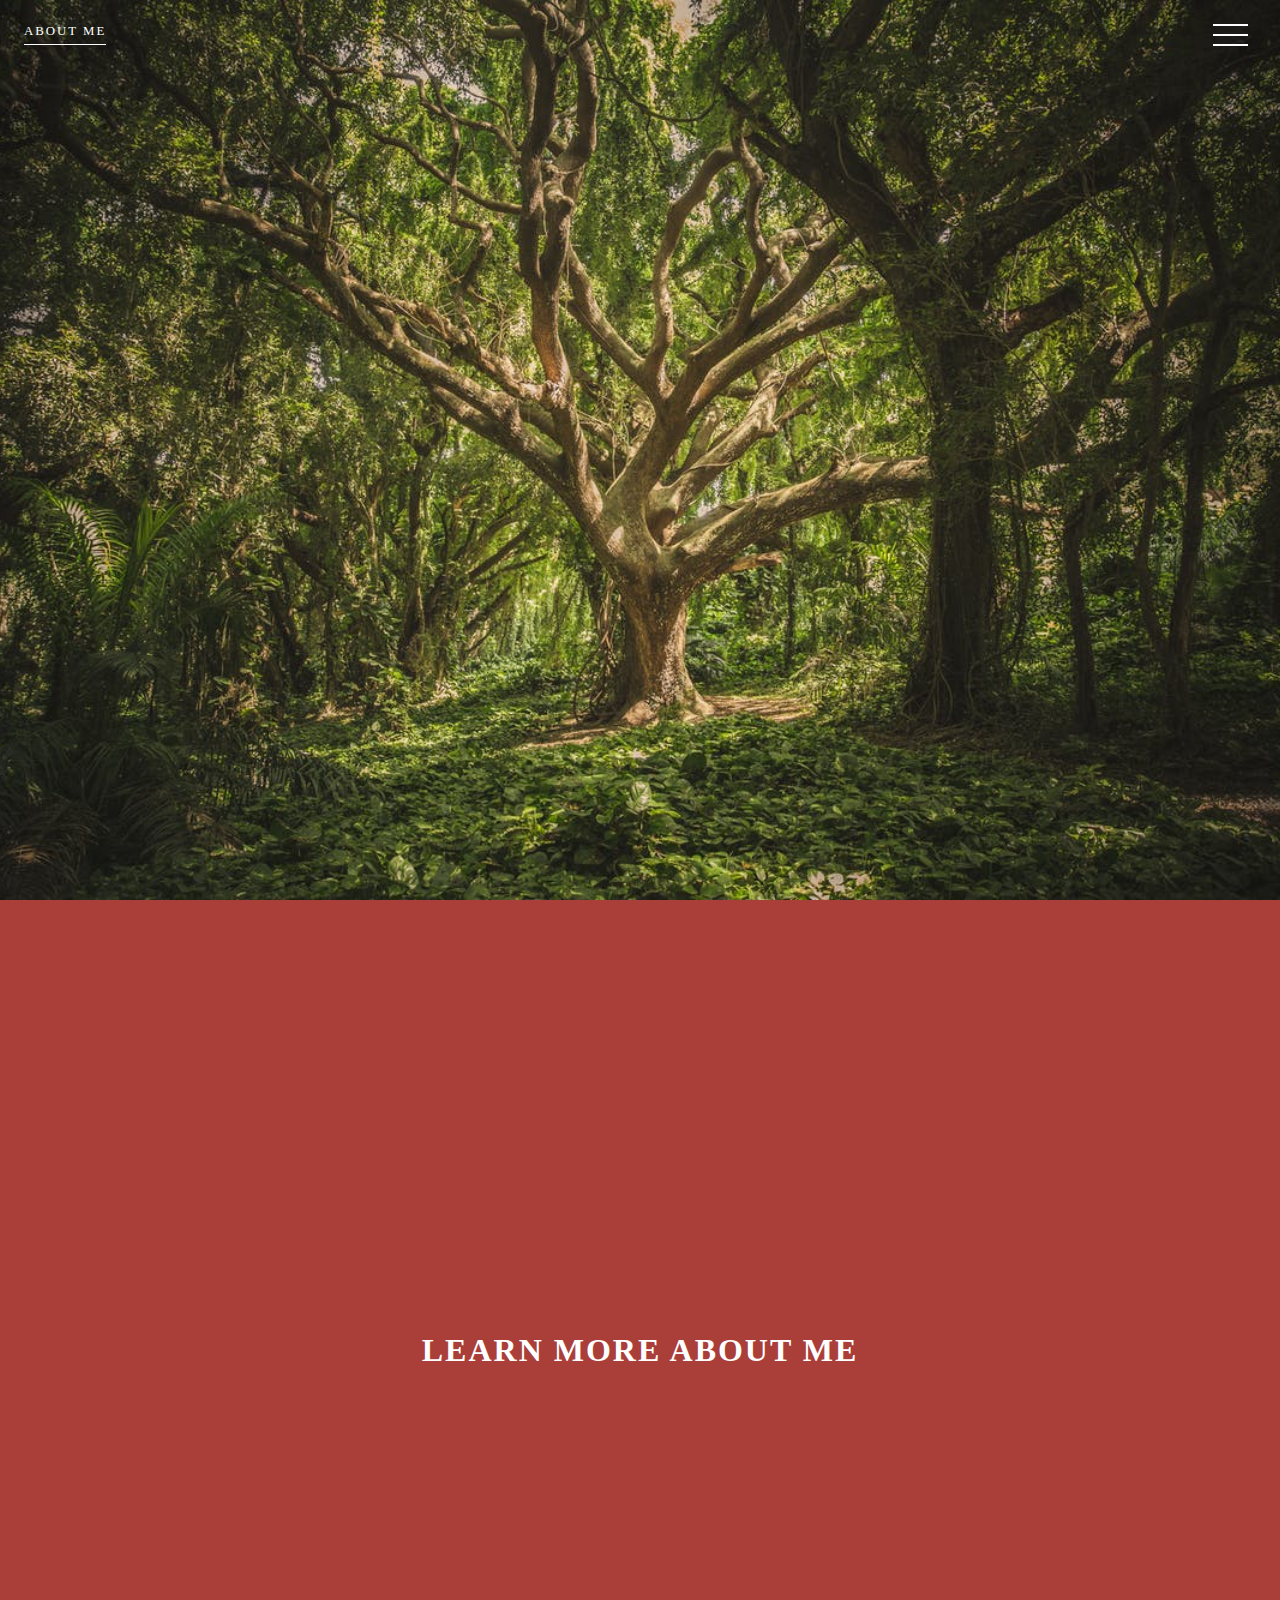
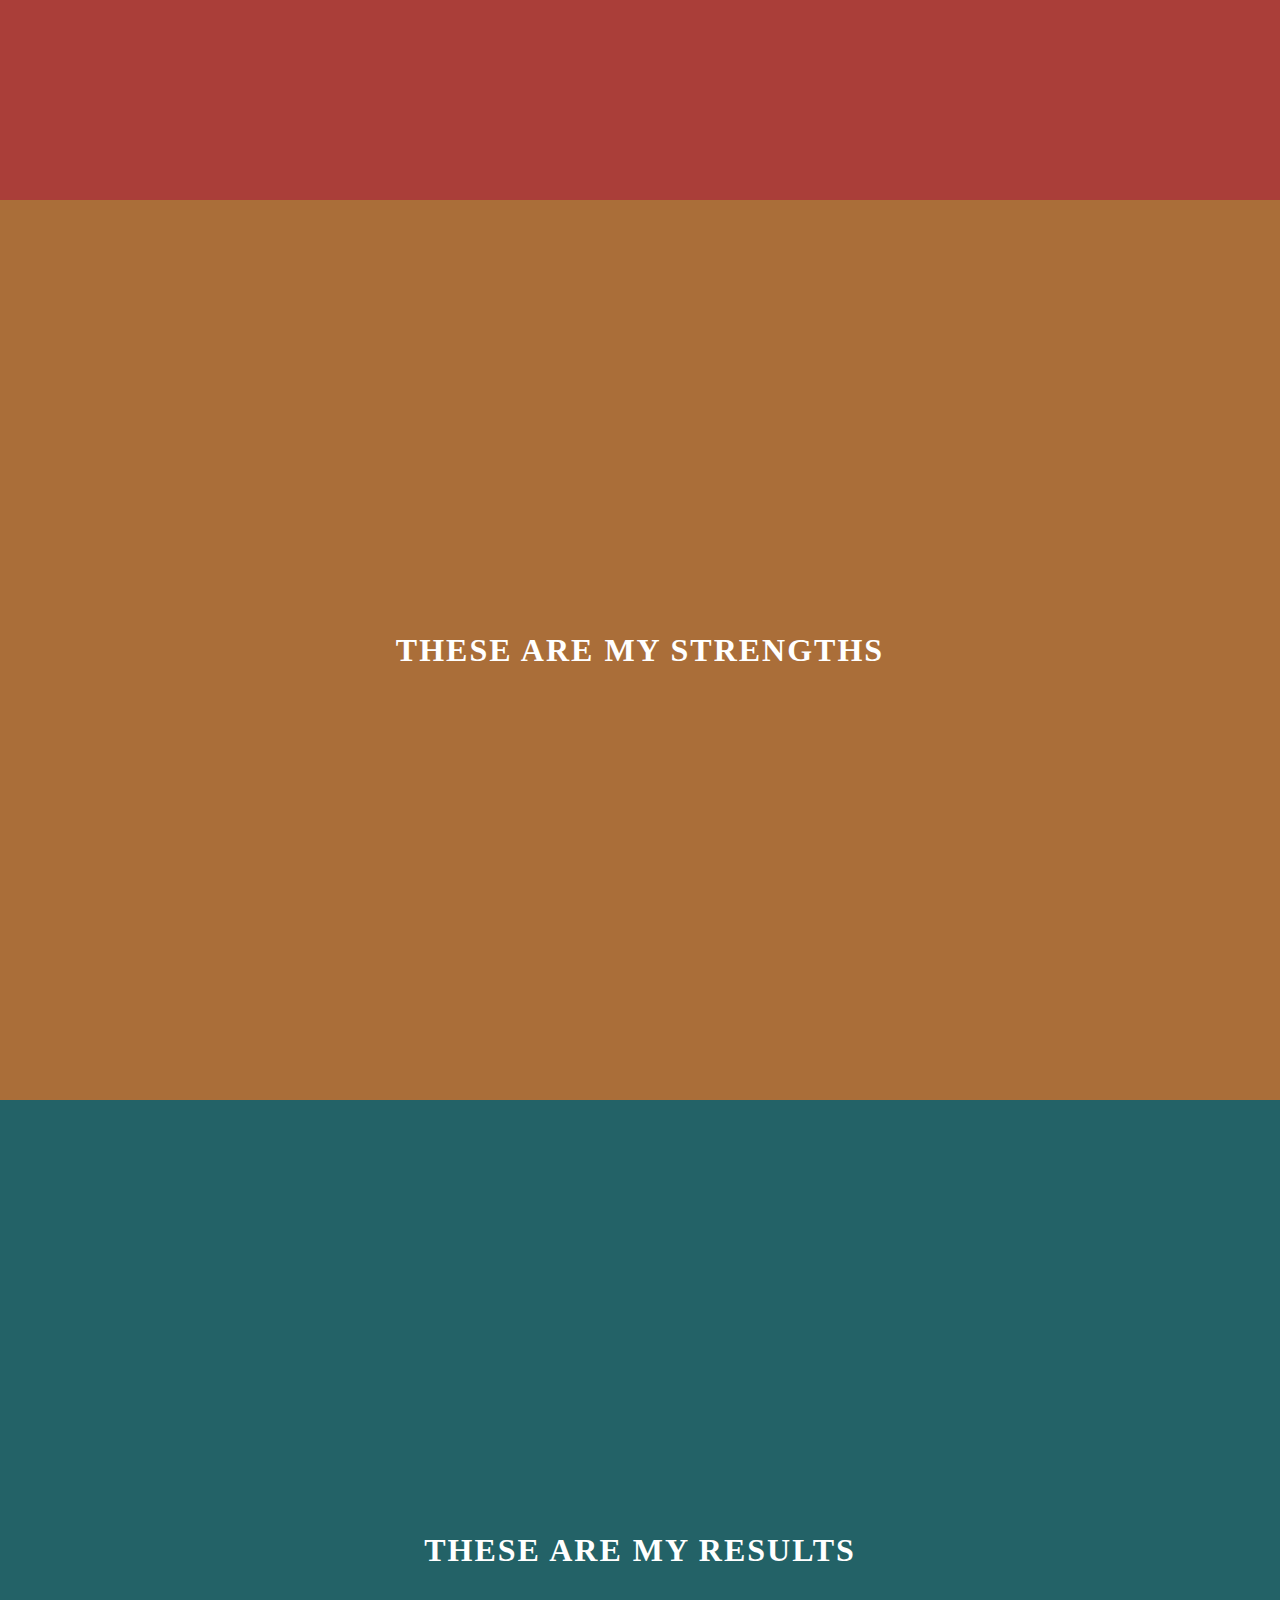
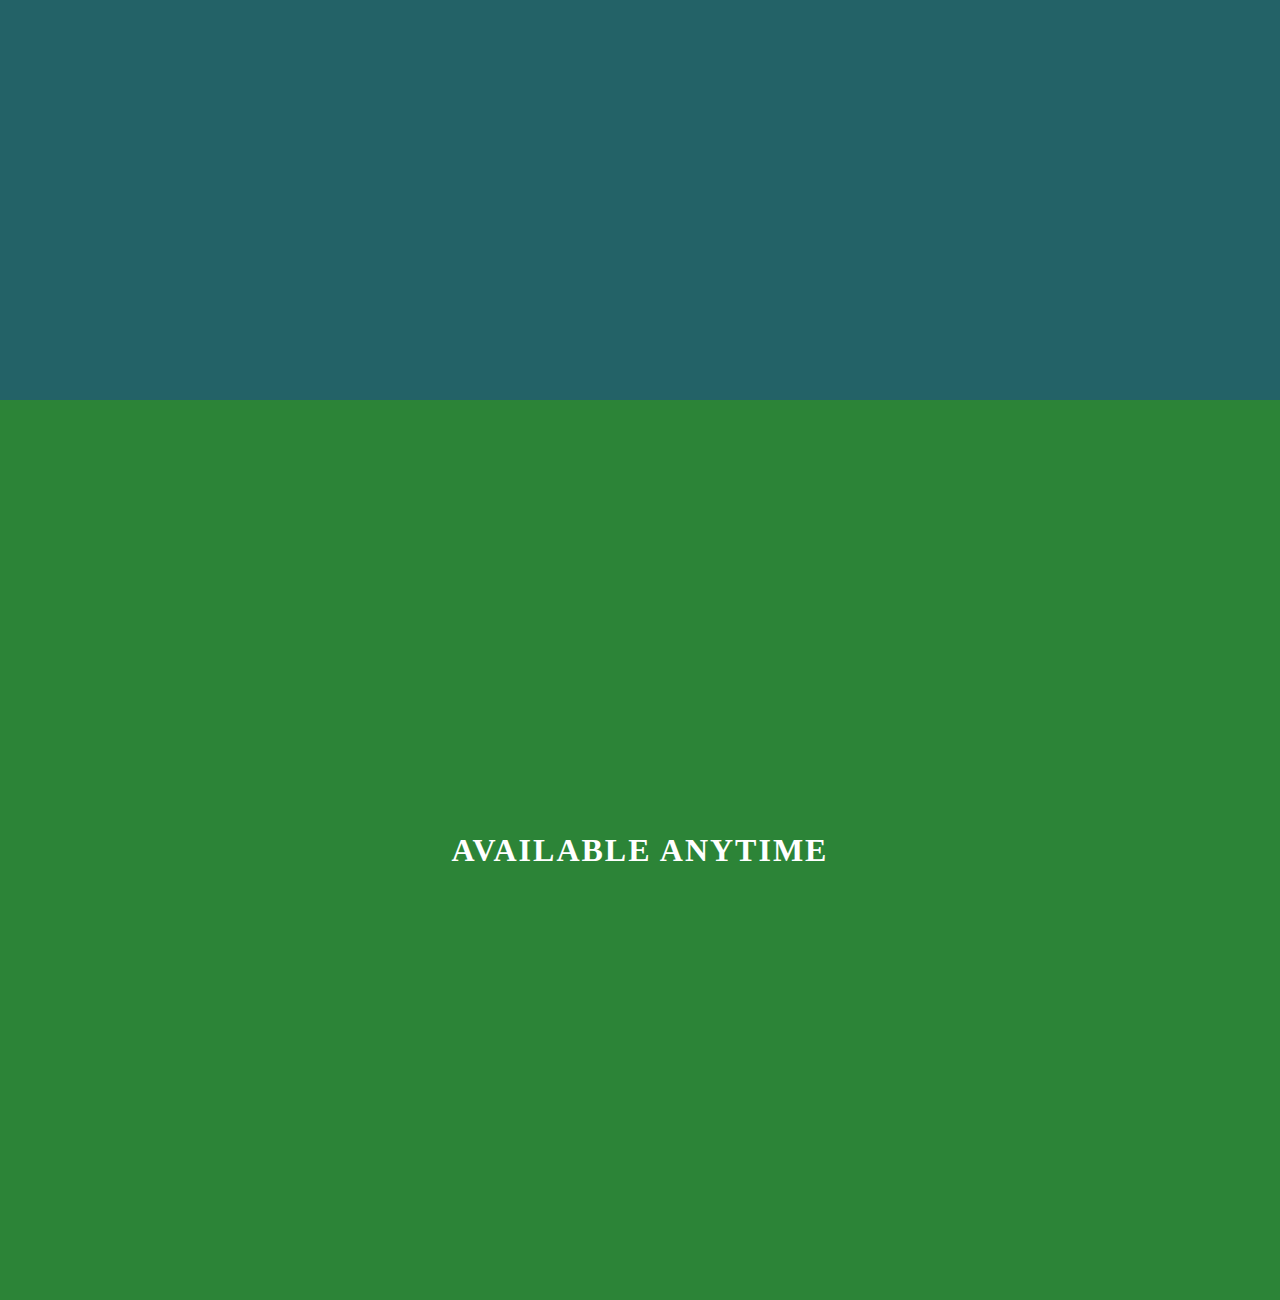
<file: Animated-Navigation/index.html>
<!DOCTYPE html>
<html lang="en">
<head>
  <meta charset="UTF-8">
  <meta name="viewport" content="width=device-width, initial-scale=1.0">
  <title>Animated Navigation</title>
  <link rel="stylesheet" href="style.css">
  <link href="https://unpkg.com/aos@2.3.1/dist/aos.css" rel="stylesheet">
  <link rel="icon" type="image/png" href="favicon.png">
</head>
<body>
  <!-- Menu Overlay -->
  <div class="overlay overlay-slide-left" id="overlay">
    <!-- Menu Items -->
    <nav>
      <ul>
        <li id="nav-1" class="slide-out-1"><a href="#home">Home</a></li>
        <li id="nav-2" class="slide-out-2"><a href="#about">About</a></li>
        <li id="nav-3" class="slide-out-3"><a href="#skills">Skills</a></li>
        <li id="nav-4" class="slide-out-4"><a href="#projects">Projects</a></li>
        <li id="nav-5" class="slide-out-5"><a href="#contacts">Contacts</a></li>
      </ul>
    </nav>
  </div>
<!-- Menu Bars -->
<div class="menu-bars" id="menu-bars">
  <div class="bar1"></div>
  <div class="bar2"></div>
  <div class="bar3"></div>
</div>


<!-- Sections -->
<div class="vertical-menu">
  <section id="home"><a href="https://thainge.github.io/" target="_blank">About Me</a></section>
  <section id="about"><h1>Learn More About Me</h1></section>
  <section id="skills"><h1>These Are My Strengths</h1></section>
  <section id="projects"><h1>These Are My Results</h1></section>
  <section id="contact"><h1>Available Anytime</h1></section>
</div>
  <!-- Script -->
  <script src="https://unpkg.com/aos@2.3.1/dist/aos.js">AOS.init();</script>
  <script src="script.js"></script>
</body>
</html>
</file>
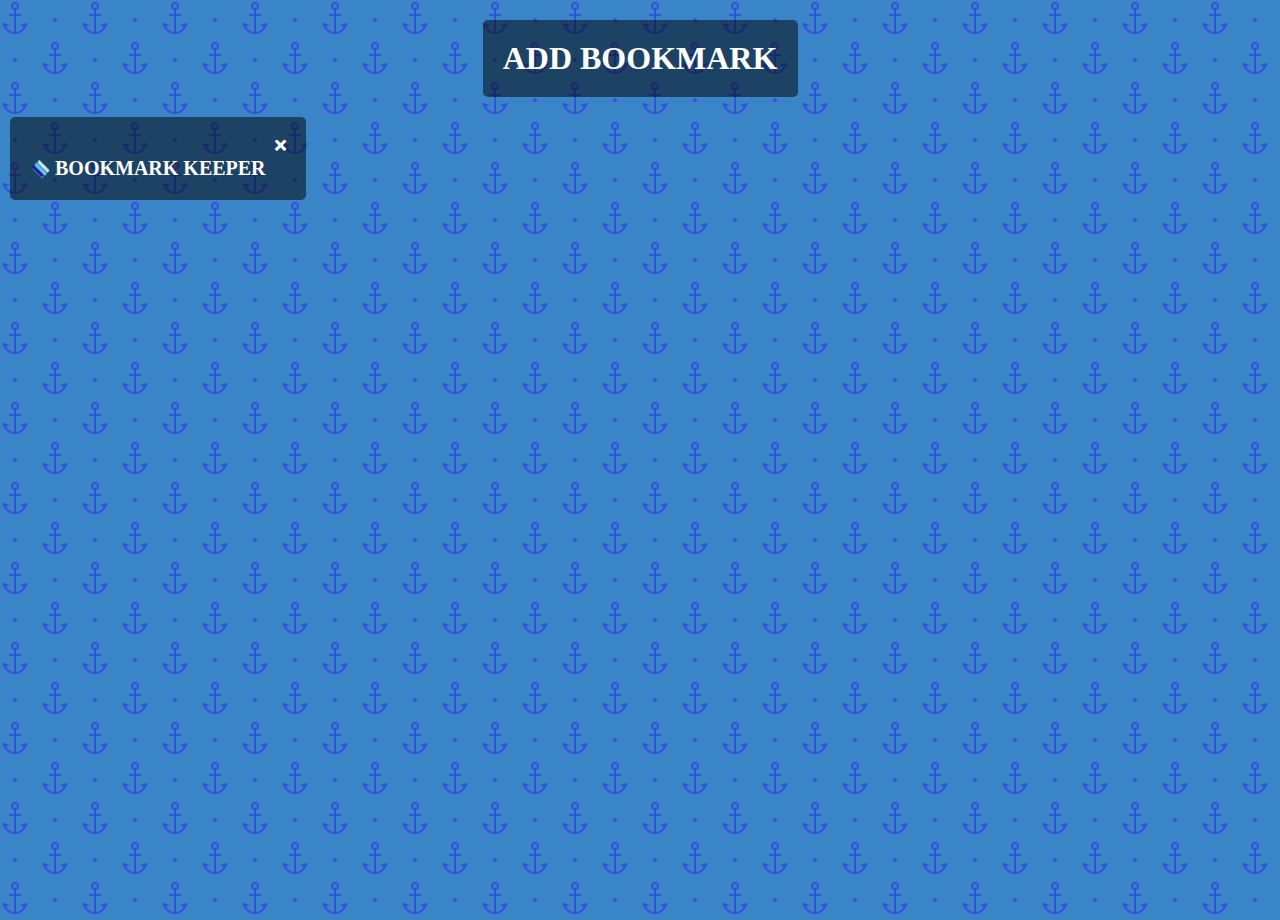
<file: Bookmark-Keeper/index.html>
<!DOCTYPE html>
<html lang="en">
<head>
    <meta charset="UTF-8">
    <meta name="viewport" content="width=device-width, initial-scale=1.0">
    <title>Bookmark Keeper</title>
    <link rel="icon" type="image/png" href="favicon.png">
    <link rel="stylesheet" href="https://cdnjs.cloudflare.com/ajax/libs/font-awesome/5.10.2/css/all.min.css"/>
    <link rel="stylesheet" href="style.css">
</head>
<body>
    <!-- Open Modal -->
    <h1 id="show-modal">Add Bookmark</h1>
    <!-- Bookmarks Container -->
    <div class="container" id="bookmarks-container"></div>
    <!-- Modal -->
    <div class="modal-container" id="modal">
        <div class="modal">
            <i class="fas fa-times close-icon" id="close-modal"></i>
            <div class="modal-header">
                <h3>Add Bookmark</h3>
            </div>
            <div class="modal-content">
                <form id="bookmark-form">
                    <!-- Website Name -->
                    <div class="form-group">
                        <label class="form-label" for="website-name">Website Name</label>
                        <input class="form-input" type="text" id="website-name">                      
                    </div>
                    <!-- Website URL -->
                    <div class="form-group">
                        <label class="form-label" for="website-url">Website URL</label>
                        <input class="form-input" type="text" id="website-url">          
                    </div>
                    <button type="submit">Save</button>
                </form>
            </div>
        </div>
    </div>
    <!-- Script -->
    <script src="script.js"></script>
</body>
</html>
</file>
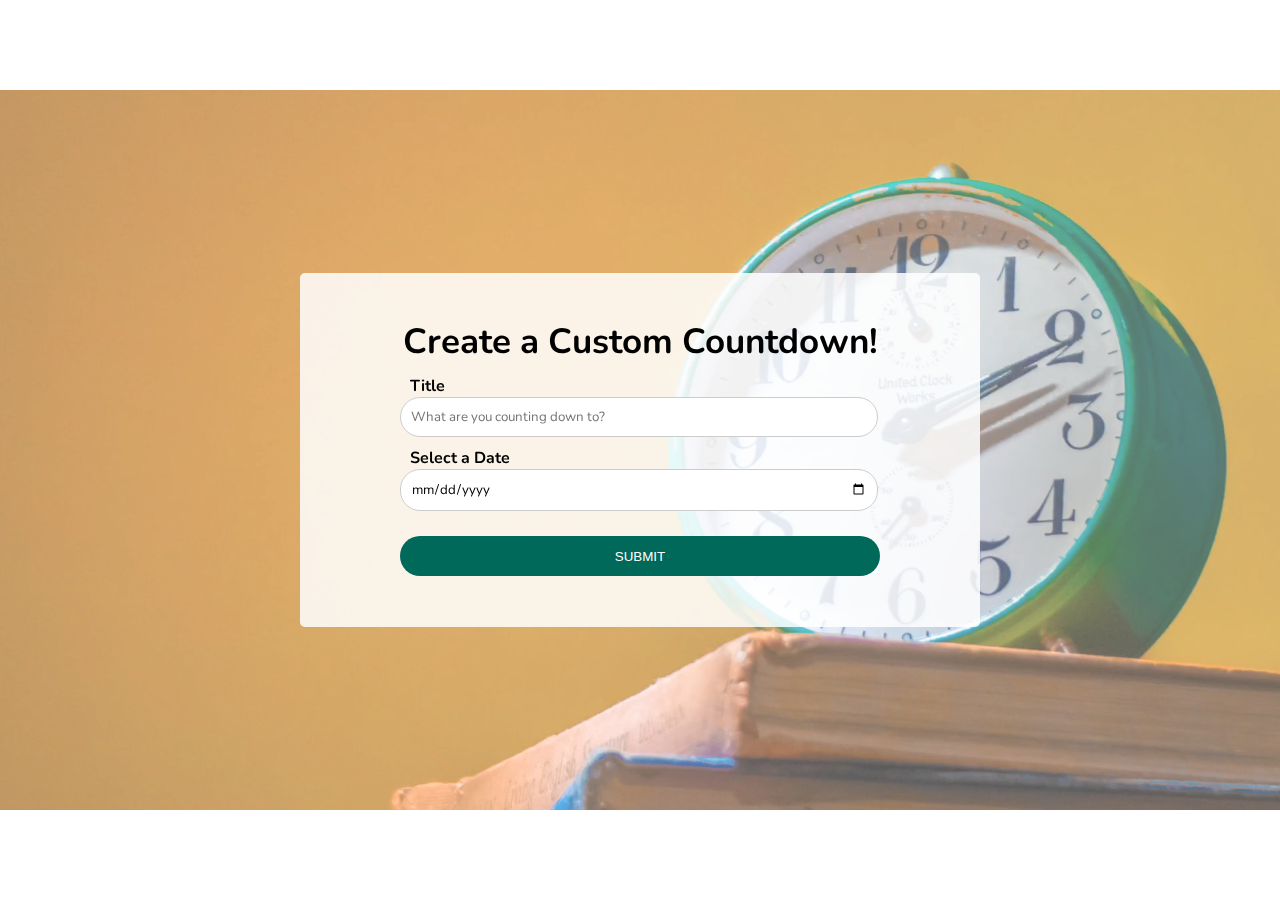
<file: Custom-Countdown/index.html>
<!DOCTYPE html>
<html lang="en">
<head>
    <meta charset="UTF-8">
    <meta name="viewport" content="width=device-width, initial-scale=1.0">
    <title>Custom Countdown</title>
    <link rel="icon" type="image/png" href="favicon.png">
    <link rel="stylesheet" href="style.css">
</head>
<body>
    <!-- Video Background -->
    <video class="video-background" id="video-background" loop muted autoplay>
        <source src="time.mp4"></source>
    </video>
    <div class="video-overlay"></div>
    <!-- Container -->
    <div class="container">
        <!-- Input -->
        <div class="input-container" id="input-container">
            <h1>Create a Custom Countdown!</h1>       
            <form class="form" id="countdownForm">
                <label for="title">Title</label>
                <input type="text" id="title" placeholder="What are you counting down to?">
                <label for="date-picker">Select a Date</label>
                <input type="date" id="date-picker">
                <button type="submit">Submit</button>
            </form>
        </div>
        <!-- Countdown -->
        <div class="countdown" id="countdown" hidden>
            <h1 id="countdown-title"></h1>
            <ul>
                <li><span></span>Days</li>
                <li><span></span>Hours</li>
                <li><span></span>Minutes</li>
                <li><span></span>Seconds</li>
            </ul>
            <button id="countdown-button">RESET</button>
        </div>
        <!-- Complete -->
        <div class="complete" id="complete" hidden>
            <h1 class="complete-title">Countdown Complete!</h1>
            <h1 id="complete-info"></h1>
            <button id="complete-button">NEW COUNTDOWN</button>
        </div>
    </div>
    <!-- Script -->
    <script src="script.js"></script>
</body>
</html>
</file>
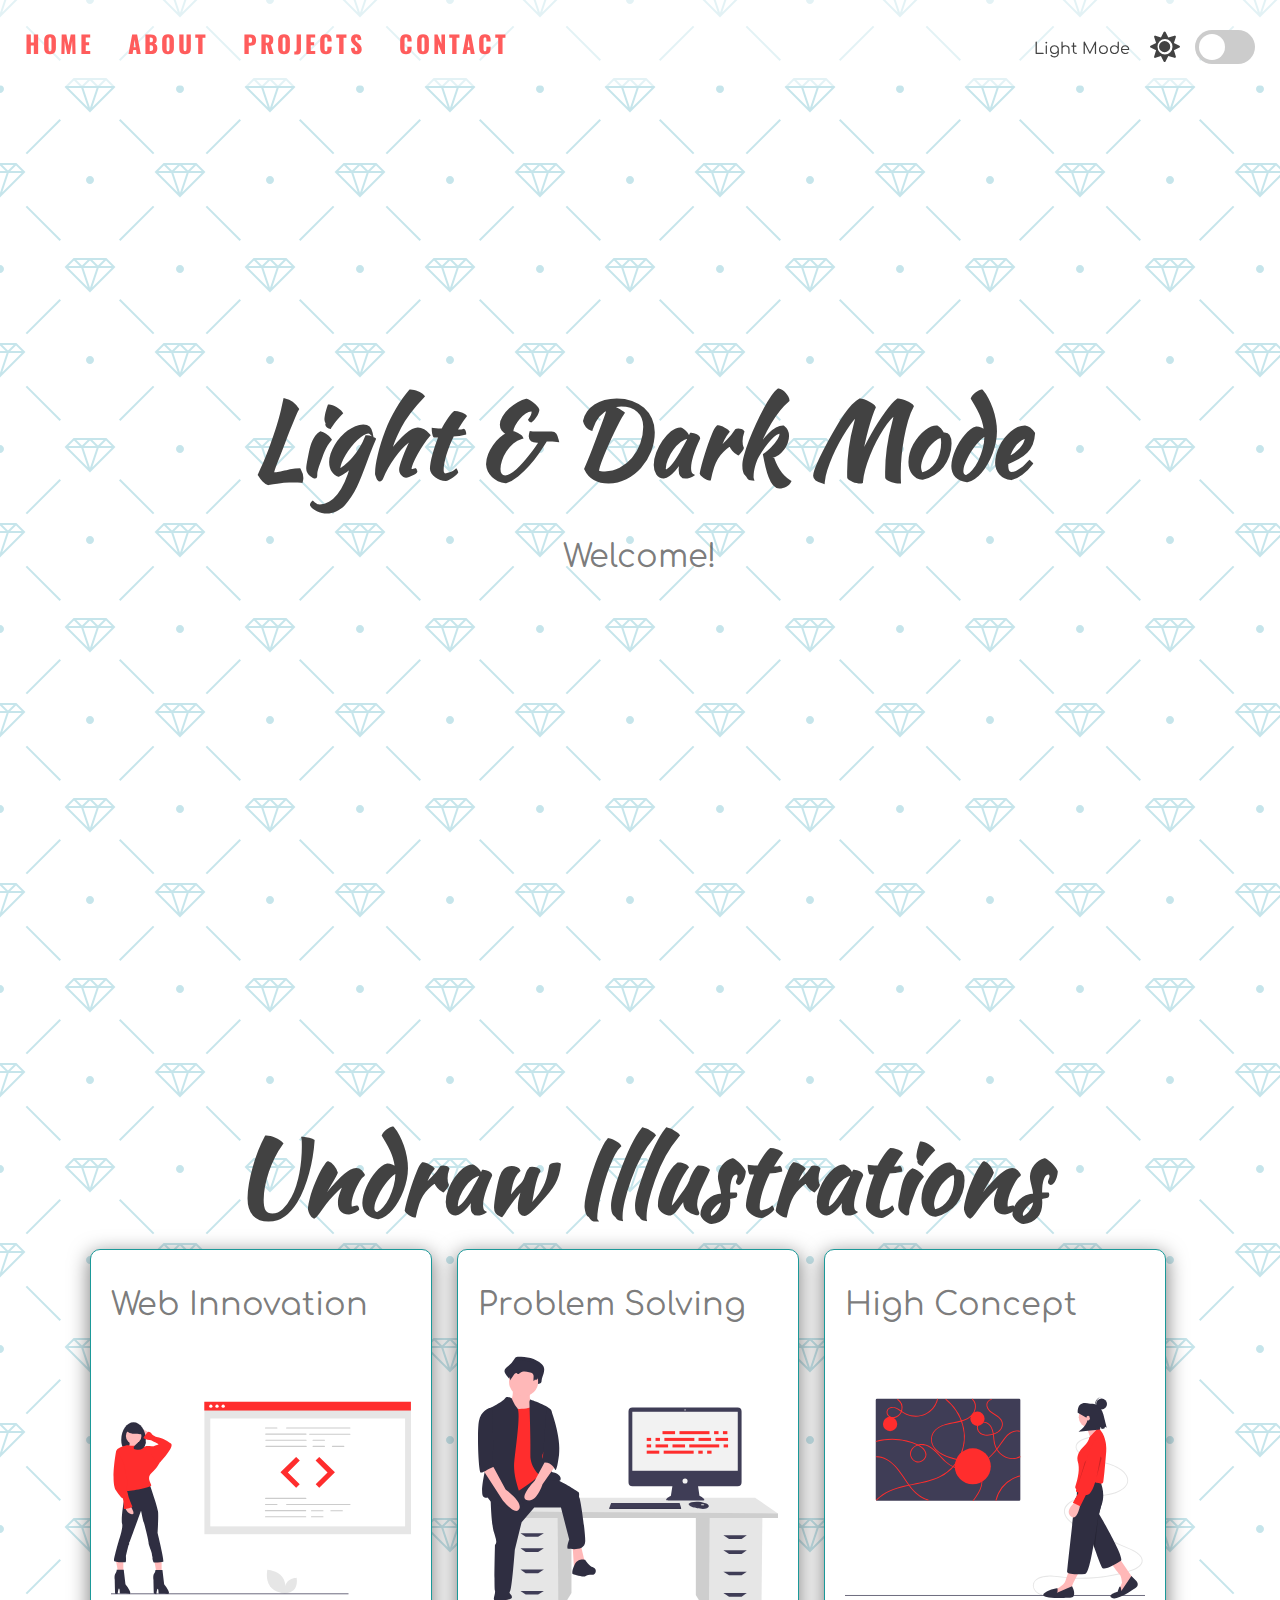
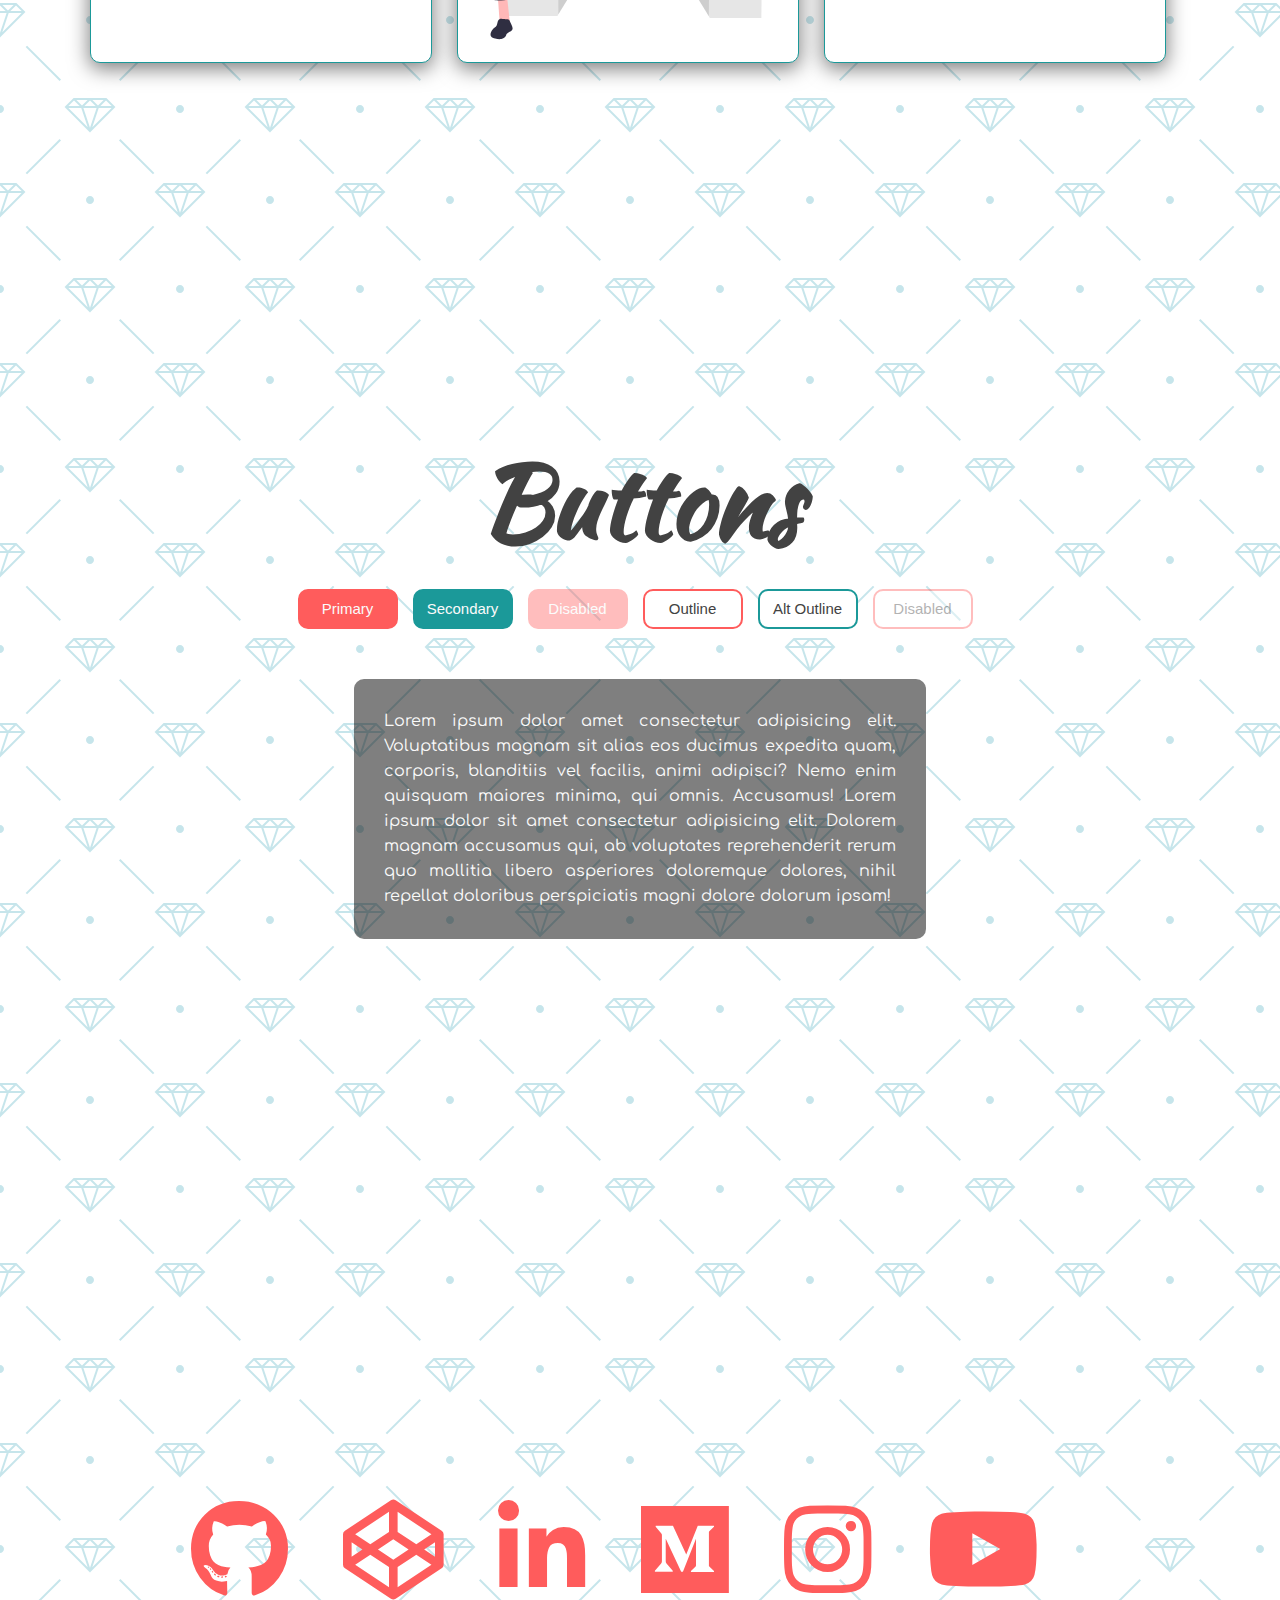
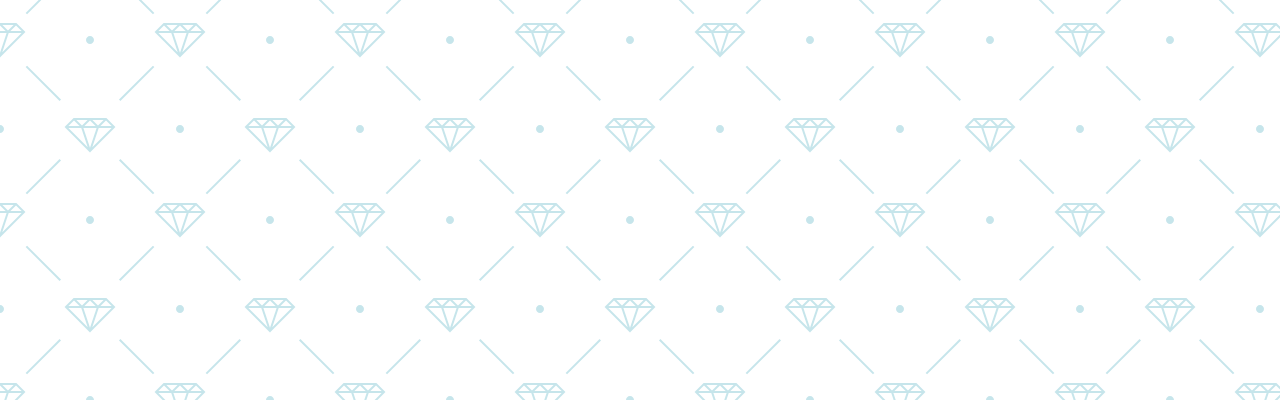
<file: Dark-Mode-Light-Mode/index.html>
<!DOCTYPE html>
<html lang="en">
<head>
    <meta charset="UTF-8">
    <meta name="viewport" content="width=device-width, initial-scale=1.0">
    <title>Light/Dark Mode</title>
    <link rel="icon" type="image/png" href="favicon.png">
    <link rel="stylesheet" href="https://cdnjs.cloudflare.com/ajax/libs/font-awesome/5.10.2/css/all.min.css"/>
    <link rel="stylesheet" href="style.css">
</head>
<body>
    <!-- Dark Mode Switch -->
    <div class="theme-switch-wrapper">
        <span id="toggle-icon">
            <span class="toggle-text">Light Mode</span>
            <i class="fas fa-sun"></i>
        </span>
        <label class="theme-switch">
            <input type="checkbox">
            <div class="slider round"></div>
        </label>
   </div>
   <!-- Navigation -->
    <nav id="nav">
        <a href="#home">HOME</a>
        <a href="#about">ABOUT</a>
        <a href="#projects">PROJECTS</a>
        <a href="#contact">CONTACT</a>
    </nav>
    <!-- Home Section -->
    <section id="home">
        <div class="title-group">
            <h1>Light & Dark Mode</h1>
            <h2>Welcome!</h2>
        </div>
    </section>
    <!-- About Section -->
    <section id="about">
        <h1>Undraw Illustrations</h1>
        <div class="about-container">
            <div class="image-container">
                <h2>Web Innovation</h2>
                <img src="img/undraw_proud_coder_light.svg" alt="Proud Coder" id="image1">
            </div>
            <div class="image-container">
                <h2>Problem Solving</h2>
                <img src="img/undraw_feeling_proud_light.svg" alt="Feeling Proud" id="image2">              
            </div>
            <div class="image-container">
                <h2>High Concept</h2>
                <img src="img/undraw_conceptual_idea_light.svg" alt="Conceptual Idea" id="image3">
            </div>
        </div>
    </section>
    <!-- Projects Section -->
    <section id="projects">
        <h1>Buttons</h1>
        <div class="buttons">
            <button class="primary">Primary</button>
            <button class="secondary">Secondary</button>
            <button class="primary" disabled>Disabled</button>
            <button class="outline">Outline</button>
            <button class="secondary outline">Alt Outline</button>
            <button class="outline" disabled>Disabled</button>
        </div>
        <div class="text-box" id="text-box">
            <p>Lorem ipsum dolor amet consectetur adipisicing elit. Voluptatibus magnam sit alias eos ducimus expedita quam, corporis, blanditiis vel facilis, animi adipisci? Nemo enim quisquam maiores minima, qui omnis. Accusamus! Lorem ipsum dolor sit amet consectetur adipisicing elit. Dolorem magnam accusamus qui, ab voluptates reprehenderit rerum quo mollitia libero asperiores doloremque dolores, nihil repellat doloribus perspiciatis magni dolore dolorum ipsam!</p>
        </div>
    </section>
    <!-- Contact Section -->
    <section id="contact">
        <div class="social-icons">
            <i class="fab fa-github"></i>
            <i class="fab fa-codepen"></i>
            <i class="fab fa-linkedin-in"></i>
            <i class="fab fa-medium"></i>
            <i class="fab fa-instagram"></i>
            <i class="fab fa-youtube"></i>
        </div>
    </section>
    <!-- Script -->
    <script src="script.js"></script>
</body>
</html>
</file>
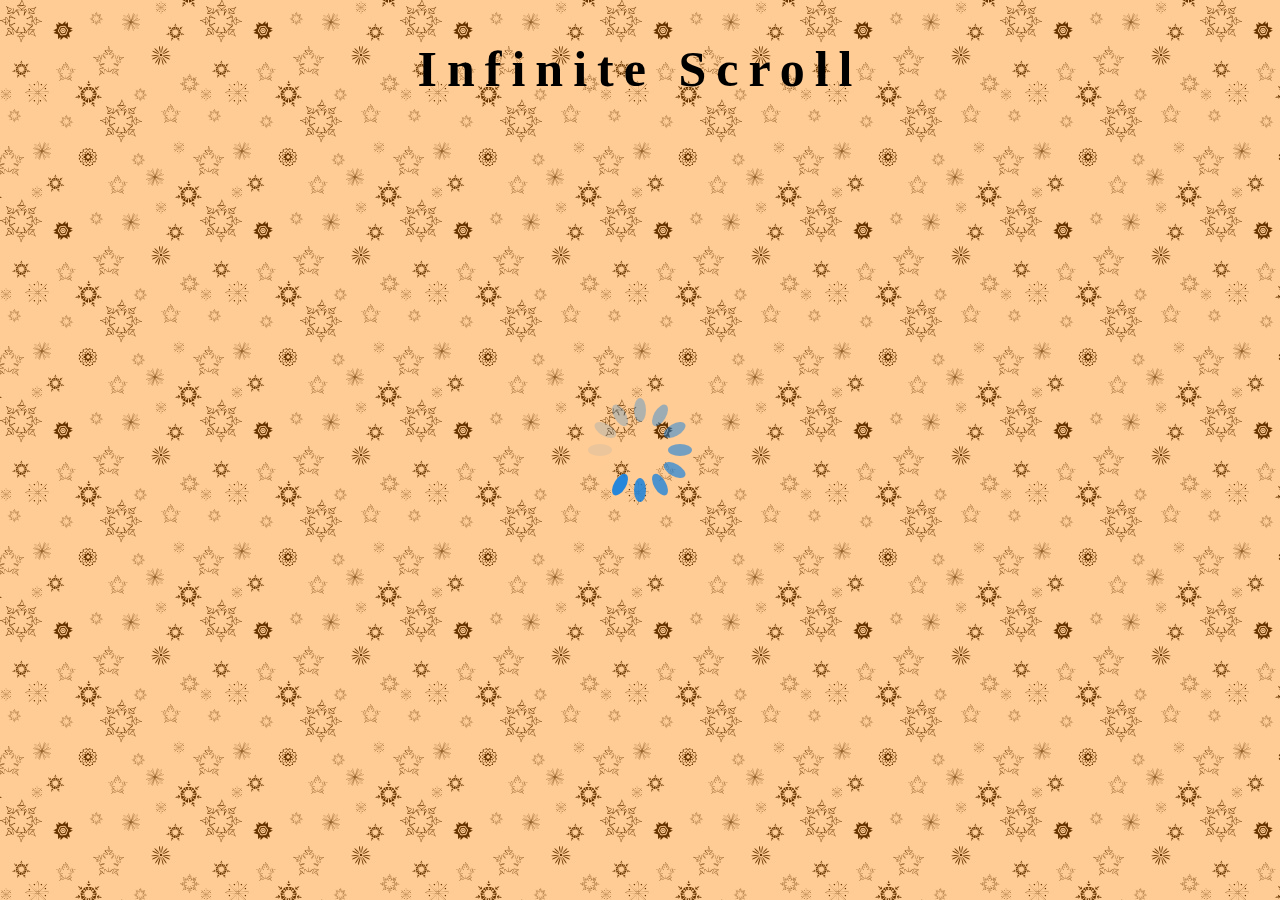
<file: Infinite-Scroll-Random-Images-API/index.html>
<!DOCTYPE html>

<html lang="en">
<head>
    <meta charset="UTF-8">
    <meta http-equiv="X-UA-Compatible" content="IE=edge">
    <meta name="viewport" content="width=device-width, initial-scale=1.0">
    <link rel="icon" type="image/png" href="Icons/favicon.png">
    <link rel="stylesheet" href="style.css">
    <title>Document</title>
</head>
<body>
    <h1>Infinite Scroll</h1>

    <div class="loader" id="loader">
        <img src="images/spinner.svg">
    </div>
<div class="imageBackground">
    <div class="image-container" id="image-container"></div>
</div>
    
<!-- Scripts -->
<script src="script.js"></script>
</body>
</html>
</file>
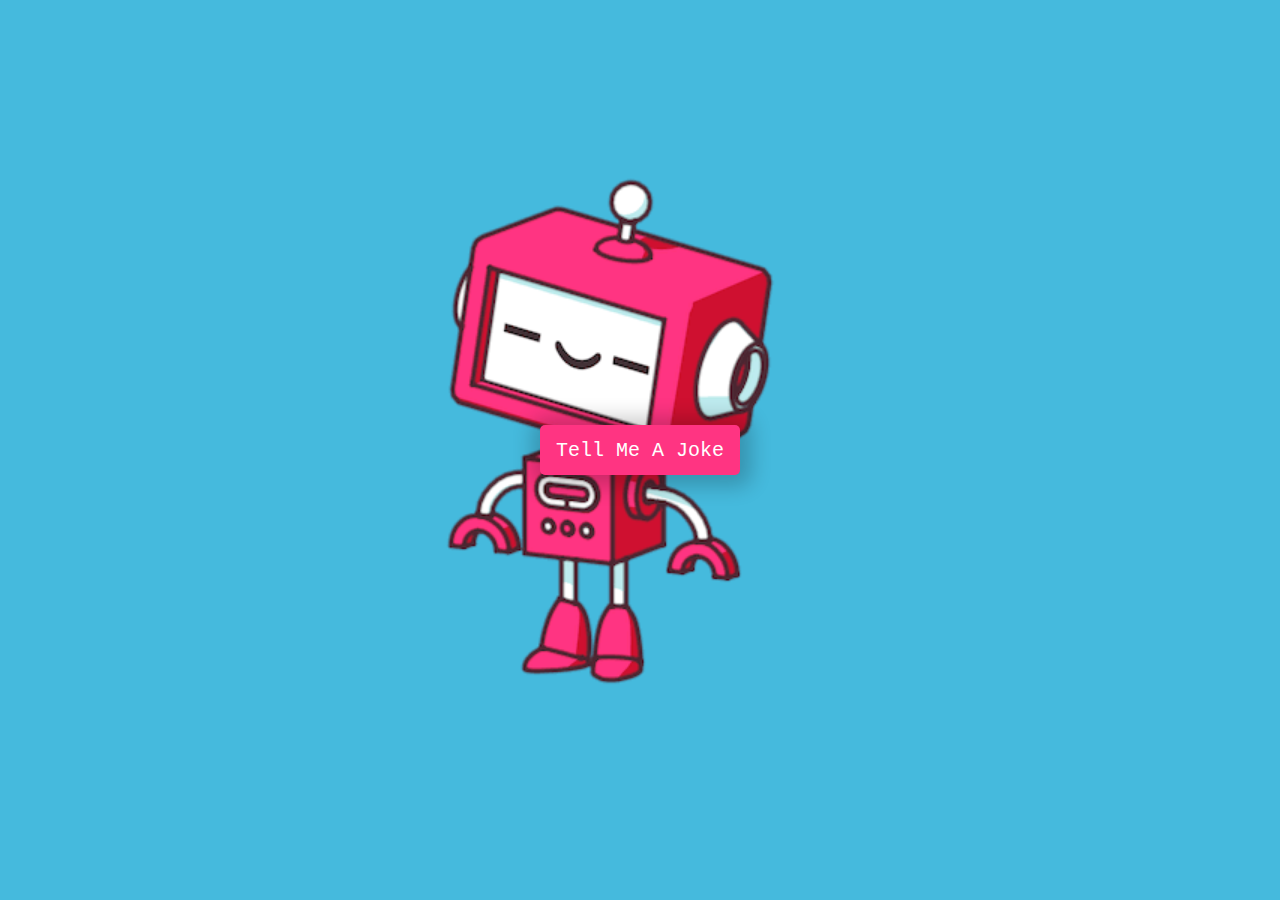
<file: Joke-Teller/index.html>
<!DOCTYPE html>
<html lang="en">
<head>
    <meta charset="UTF-8">
    <meta name="viewport" content="width=device-width, initial-scale=1.0">
    <link rel="icon" type="image/png" href="Icons/favicon.png">
    <title>Joke Teller</title>
    <link rel="stylesheet" href="https://cdnjs.cloudflare.com/ajax/libs/font-awesome/5.10.2/css/all.min.css"/>
    <link rel="stylesheet" href="style.css">
</head>
<body>
    <div class="container">
        <button class="button" id="button">Tell Me A Joke</button>
        <audio class="audio" id="audio" controls hidden></audio>
    </div>
    <!-- Script -->
    <script src="script.js"></script>
    <script src="voice.js"></script>
</body>
</html>
</file>
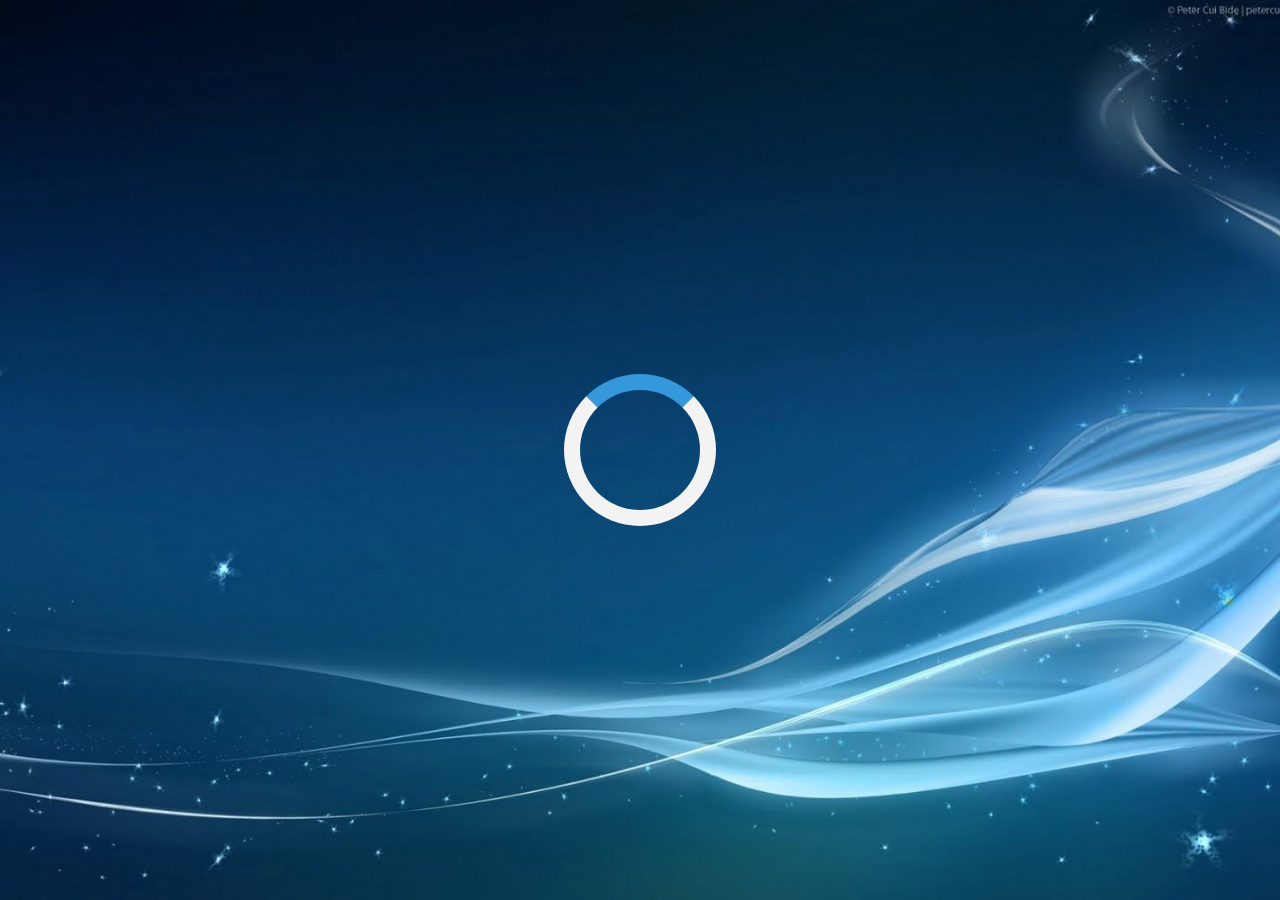
<file: Quote-Generator-API-Integration/index.html>
<!DOCTYPE html>

<html lang="en">
<head>
    <meta charset="UTF-8">
    <meta name="viewport" content="width=device-width, initial-scale=1.0">
    <title>Quote Generator</title>
    <link rel="icon" type="image/png" href="Icons/favicon.png">
    <link rel="preconnect" href="https://fonts.googleapis.com">
    <link rel="preconnect" href="https://fonts.gstatic.com" crossorigin>
    <link rel="stylesheet" href="https://cdnjs.cloudflare.com/ajax/libs/font-awesome/5.10.2/css/all.min.css"/>
    <link rel="stylesheet" href="style.css">
</head>
<body>
    <div class="quote-container" id="quote-container">
        <!-- Quote -->
        <div class="quote-text">
            <i class="fas fa-quote-left"></i>
            <span id="quote"></span>
        </div>
        <!-- Author -->
        <div class="quote-author">
            <span id="author"></span>
        </div>
        <!-- Button -->
        <div class="button-container">
            <button class="twitter-button" id="twitter" title="Share on Twitter!">
                <i class="fab fa-twitter"></i>
            </button>
            <button class="facebook-button" id="facebook" title="Share on facebook!">
                <i class="fab fa-facebook"></i>
            </button>
            <button id="new-quote">New Quote</button>
        </div>
    </div>
<!-- Loader -->
<div class="loader" id="loader"></div>

<!-- Script file -->
<script src="script.js"></script>
</body>
</html>
</file>
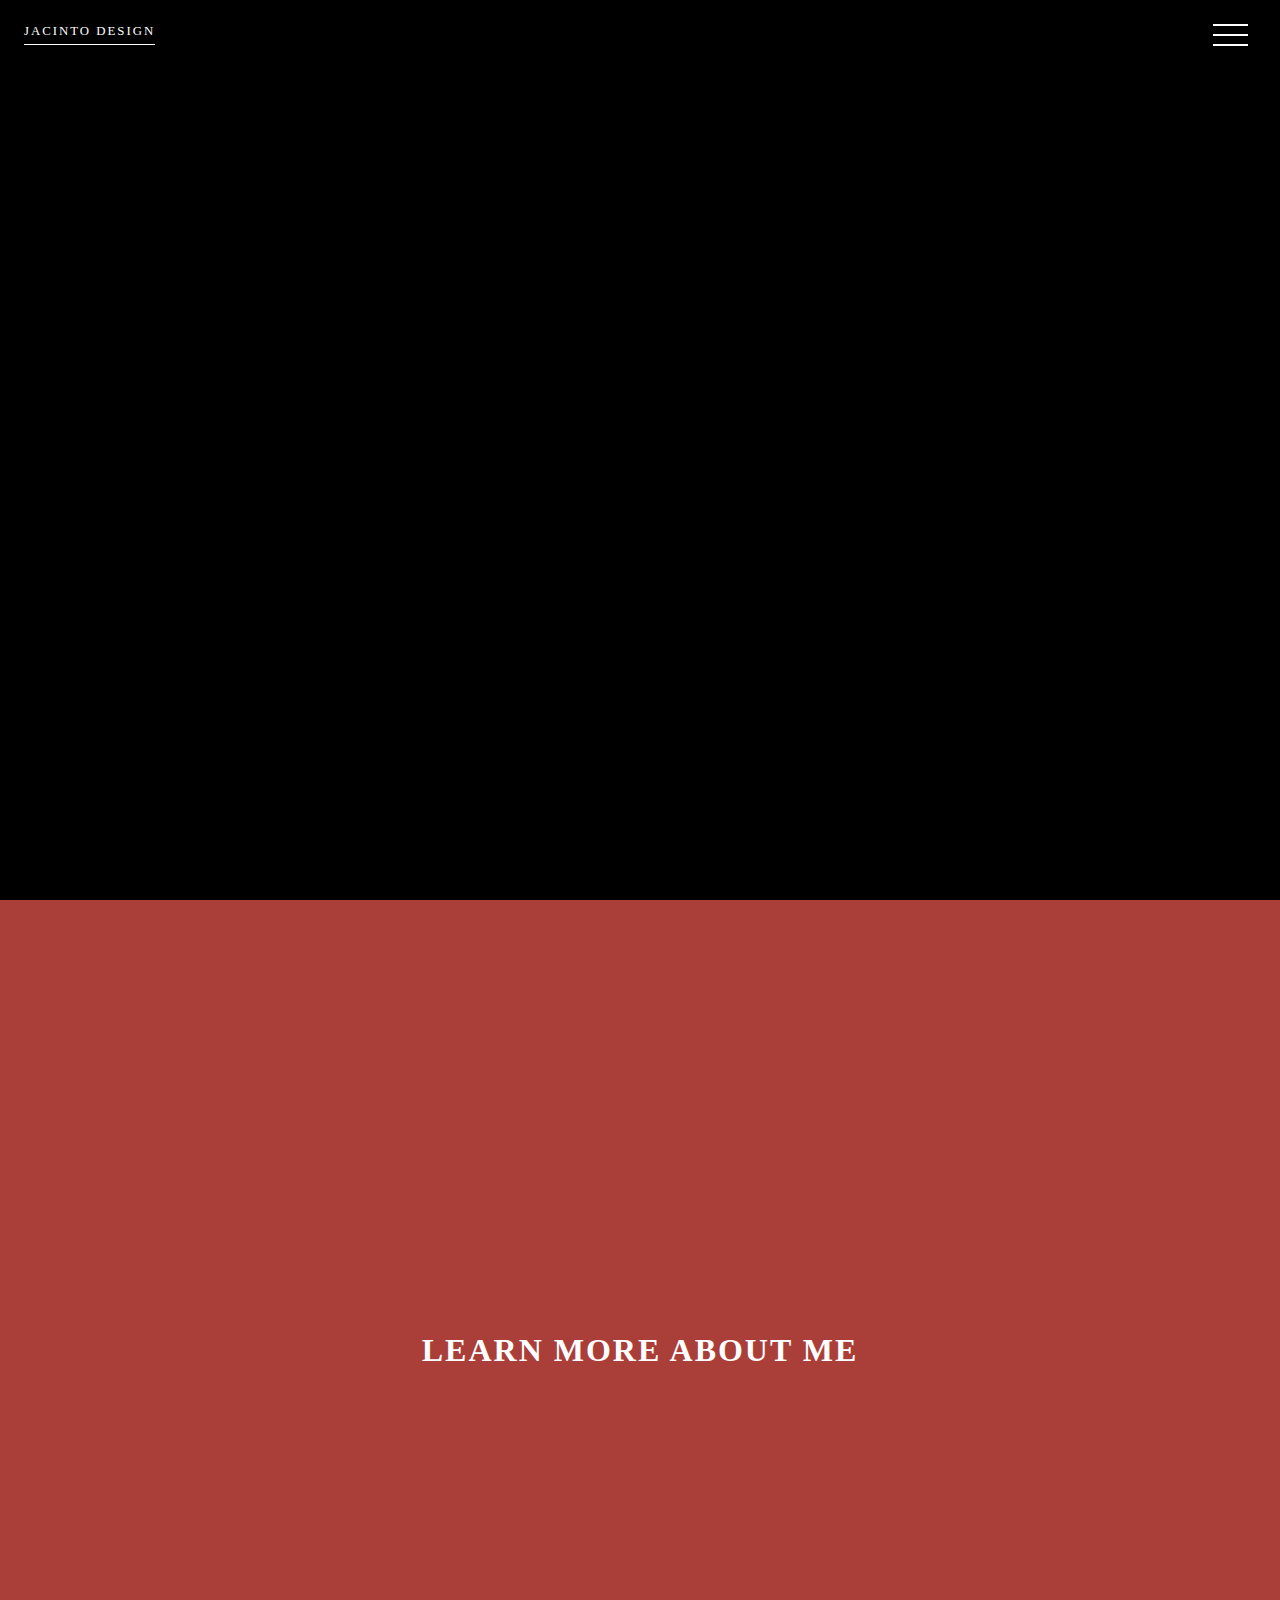
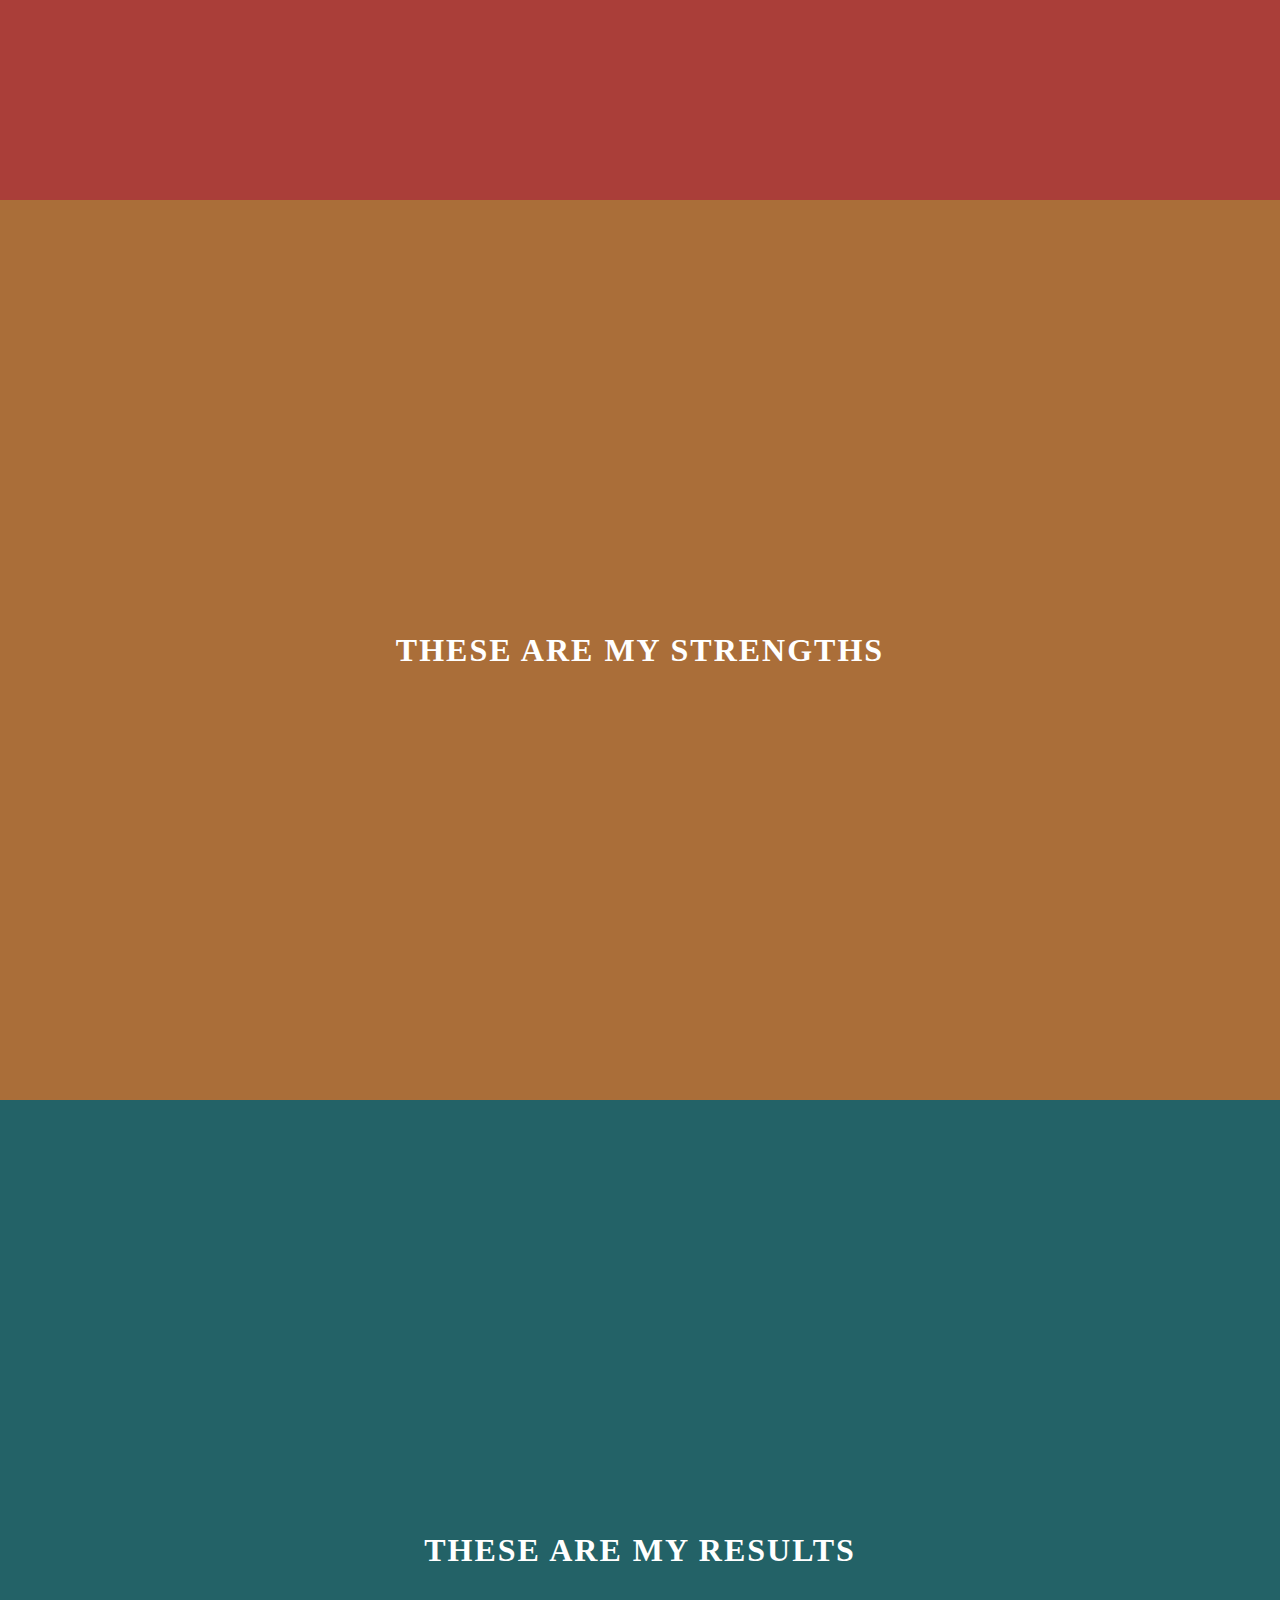
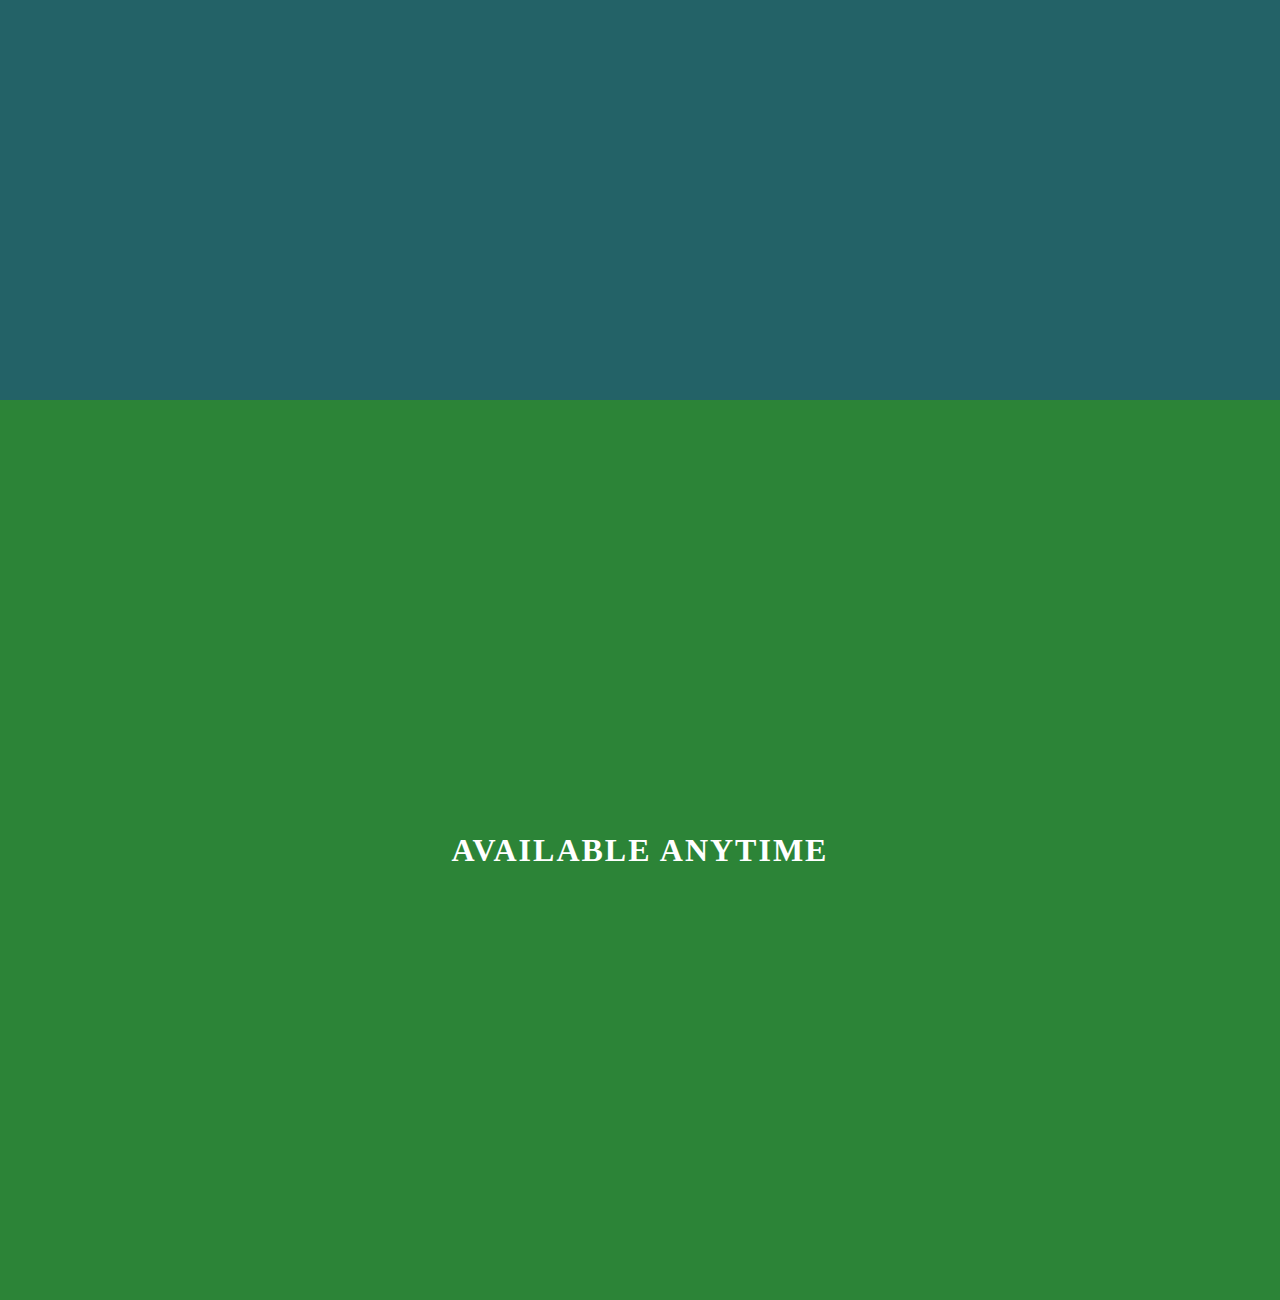
<file: Animated-Navigation/Animated-Navigation/index.html>
<!DOCTYPE html>
<html lang="en">
<head>
  <meta charset="UTF-8">
  <meta name="viewport" content="width=device-width, initial-scale=1.0">
  <title>Animated Navigation</title>
  <link rel="stylesheet" href="style.css">
  <link href="https://unpkg.com/aos@2.3.1/dist/aos.css" rel="stylesheet">
  <link rel="icon" type="image/png" href="favicon.png">
</head>
<body>
  <!-- Menu Overlay -->
  <div class="overlay overlay-slide-left" id="overlay">
    <!-- Menu Items -->
    <nav>
      <ul>
        <li id="nav-1" class="slide-out-1"><a href="#home">Home</a></li>
        <li id="nav-2" class="slide-out-2"><a href="#about">About</a></li>
        <li id="nav-3" class="slide-out-3"><a href="#skills">Skills</a></li>
        <li id="nav-4" class="slide-out-4"><a href="#projects">Projects</a></li>
        <li id="nav-5" class="slide-out-5"><a href="#contacts">Contacts</a></li>
      </ul>
    </nav>
  </div>
<!-- Menu Bars -->
<div class="menu-bars" id="menu-bars">
  <div class="bar1"></div>
  <div class="bar2"></div>
  <div class="bar3"></div>
</div>


<!-- Sections -->
<div class="vertical-menu">
  <section id="home"><a href="https://jacinto.design" target="_blank">Jacinto Design</a></section>
  <section id="about"><h1>Learn More About Me</h1></section>
  <section id="skills"><h1>These Are My Strengths</h1></section>
  <section id="projects"><h1>These Are My Results</h1></section>
  <section id="contact"><h1>Available Anytime</h1></section>
</div>
  <!-- Script -->
  <script src="https://unpkg.com/aos@2.3.1/dist/aos.js">AOS.init();</script>
  <script src="script.js"></script>
</body>
</html>
</file>
<file: Animated-Navigation/style.css>
:root {
  --primaryColor: #fff;
  --navColor1: #21292c;
  --navColor2: #aa3e39;
  --navColor3: #aa6e39;
  --navColor4: #236267;
  --navColor5: #2c8437;
}

html {
  box-sizing: border-box;
}

body {
  margin: 0;
  background: #000;

}

/* --- Navigation Menu ------------------------------ */

.overlay {
  position: fixed;
  z-index: 9;
  top: 0;
  left: 0;
  width: 100vw;
  height: 100vh;
  color: rgba(0, 0, 0, 0.7);
  transform: translateX(-100vw);
}

.overlay-slide-right {
  transition: all 0.8s ease-in-out;
  transform: translateX(0);
}

.overlay-slide-left {
  transition: all 0.8s ease-in-out;
  transform: translateX(-100vw);
}

/* Nav menu items */

nav, nav ul {
  height: 100vh;
  margin: 0;
  padding: 0;
}

nav ul {
  display: flex;
  flex-direction: column;
  justify-content: stretch;
  list-style: none;
}

nav ul li {
  height: 20%;
  overflow: hidden;
}

nav li a {
  position: relative;
  top: 45%;
  color: #fff;
  text-transform: uppercase;
  letter-spacing: 4px;
  text-decoration: none;
  display: block;
  text-align: center;
}

nav li:hover { 
  filter: brightness(.8);
}

nav li:nth-of-type(1) {
  background-color: var(--navColor1);
}

nav li:nth-of-type(2) {
  background-color: var(--navColor2);
}

nav li:nth-of-type(3) {
  background-color: var(--navColor3);
}

nav li:nth-of-type(4) {
  background-color: var(--navColor4);
}

nav li:nth-of-type(5) {
  background-color: var(--navColor5);
}

/* Slide in animations */
.slide-in-1 {
  animation: slide-in 0.4s linear 0.2s both;
}

.slide-in-2 {
  animation: slide-in 0.4s linear 0.4s both;
}

.slide-in-3 {
  animation: slide-in 0.4s linear 0.6s both;
}

.slide-in-4 {
  animation: slide-in 0.4s linear 0.8s both;
}

.slide-in-5 {
  animation: slide-in 0.4s linear 1s both;
}

@keyframes slide-in {
  from {
    transform: translateX(-100%);
  }
  to {
    transform: translateX(0);
  }
}

/* Slide out animations */
.slide-out-1 {
  animation: slide-out 0.3s linear 0.5s both;
}

.slide-out-2 {
  animation: slide-out 0.3s linear 0.4s both;
}

.slide-out-3 {
  animation: slide-out 0.3s linear 0.3s both;
}

.slide-out-4 {
  animation: slide-out 0.3s linear 0.2s both;
}

.slide-out-5 {
  animation: slide-out 0.3s linear 0.1s both;
}

@keyframes slide-out {
  from {
    transform: translateX(0);
  }
  to {
    transform: translateX(-100%);
  }
}

/* --- Menu Bars ------------------------------------ */

.menu-bars {
  position: fixed;
  top: 1rem;
  right: 2rem;
  z-index: 10;
  display: inline;
  cursor: pointer;
}

.bar1,
.bar2,
.bar3 {
  width: 35px;
  height: 2px;
  background-color: #fff;
  margin: 8px 0;
  transition: 0.4s;
}

/* Rotate first bar */
.change .bar1 {
  transform: rotate(-45deg) translate(-7px, 8px);
}

/* Fade out the second bar */
.change .bar2 {
  opacity: 0;
}

/* Rotate last bar */
.change .bar3 {
  transform: rotate(45deg) translate(-6px, -8px);
}

/* --- Sections ------------------------------------ */

section {
  width: 100%;
  height: 100vh;
  position: relative;
  display: flex;
  justify-content: center;
  align-items: center;
  text-transform: uppercase;
  letter-spacing: 2px;
  color: var(--primaryColor);
}

section#home {
  background-image: url("background.jpeg");
  background-size: cover;
  background-position: center center;
}

section#home a {
  position: absolute;
  z-index: 2;
  top: 1.5rem;
  left: 1.5rem;
  text-decoration: none;
  font-size: 0.8rem;
  padding-bottom: 5px;
  color: var(--primaryColor);
  border-bottom: 1px solid var(--primaryColor);
}

section#about {
  background-color: var(--navColor2);
}

section#skills {
  background-color: var(--navColor3);
}

section#projects {
  background-color: var(--navColor4);
}

section#contact {
  background-color: var(--navColor5);
}

/* Media Query: Large Smartphone (Vertical) */
@media (max-width: 600px) {
  section#home a {
    top: 1rem;
    left: 1rem;
  }

  .menu-bars {
    top: 0.5rem;
    right: 1rem;
  }
}
</file>
<file: Bookmark-Keeper/style.css>
:root {
  --primary-color: rgba(1, 99, 185, 0.781);
  --border-radius: 5px;
}

html {
  box-sizing: border-box;
}

body {
  margin: 0;
  min-height: 100vh;
  background-color: var(--primary-color);
  background-image: url("data:image/svg+xml,%3Csvg xmlns='http://www.w3.org/2000/svg' viewBox='0 0 80 80' width='80' height='80'%3E%3Cpath fill='%232a00ff' fill-opacity='0.4' d='M14 16H9v-2h5V9.87a4 4 0 1 1 2 0V14h5v2h-5v15.95A10 10 0 0 0 23.66 27l-3.46-2 8.2-2.2-2.9 5a12 12 0 0 1-21 0l-2.89-5 8.2 2.2-3.47 2A10 10 0 0 0 14 31.95V16zm40 40h-5v-2h5v-4.13a4 4 0 1 1 2 0V54h5v2h-5v15.95A10 10 0 0 0 63.66 67l-3.47-2 8.2-2.2-2.88 5a12 12 0 0 1-21.02 0l-2.88-5 8.2 2.2-3.47 2A10 10 0 0 0 54 71.95V56zm-39 6a2 2 0 1 1 0-4 2 2 0 0 1 0 4zm40-40a2 2 0 1 1 0-4 2 2 0 0 1 0 4zM15 8a2 2 0 1 0 0-4 2 2 0 0 0 0 4zm40 40a2 2 0 1 0 0-4 2 2 0 0 0 0 4z'%3E%3C/path%3E%3C/svg%3E");
}

h1 {
  color: white;
  padding: 20px;
  background: rgba(0, 0, 0, 0.5);
  border-radius: var(--border-radius);
  cursor: pointer;
  text-align: center;
  text-transform: uppercase;
  width: 275px;
  margin: 20px auto 10px;
  user-select: none;
}

h1:hover {
  background-color: rgba(0, 0, 0, 0.8);
}

.container {
  display: flex;
  flex-direction: row;
  flex-wrap: wrap;
}

.item {
  background: rgba(0, 0, 0, 0.5);
  color: white;
  border-radius: var(--border-radius);
  padding: 20px;
  margin: 10px;
}

.item:hover {
  background: rgba(0, 0, 0, 0.6);
}

a {
  font-size: 20px;
  font-weight: bold;
  text-transform: uppercase;
}

a:link, 
a:visited {
  color: white;
  text-decoration: none;
}

a:hover,
a:active {
  text-decoration: underline;
}

.fa-times {
  float:right;
  cursor: pointer;
  z-index: 2;
}

.name {
  margin-top: 20px;
  margin-right: 20px;
}

.name img {
  width: 20px;
  height: 20px;
  vertical-align: sub;
  margin-right: 5px;
}

/* Modal */
.modal-container {
  background: rgba(0, 0, 0, 0.6);
  display: none;
  position: fixed;
  top: 0;
  left: 0;
  right: 0;
  bottom: 0;
}

.show-modal {
  display: flex;
  align-items: center;
  justify-content: center;
}

.modal {
  background: white;
  box-shadow: 0 0 10px rgba(0, 0, 0, 0.8);
  max-width: 95%;
  width: 500px;
  animation: modalopen 1s;
}

@keyframes modalopen {
  from {
    opacity: 0;
  }

  to {
    opacity: 1;
  }
}

.close-icon {
  float: right;
  color: white;
  font-size: 24px;
  position: relative;
  top: 13px;
  right: 13px;
  cursor: pointer;
}

.modal-header {
  background: var(--primary-color);
  color: white;
  padding: 15px;
}

h3 {
  margin: 0;
}

.modal-content {
  padding: 20px;
  background: whitesmoke;
}

/* Form */
.form-group {
  height: 55px;
}

.form-input {
  width: 97%;
  padding: 5px;
  border: 2px solid var(--primary-color);
  border-radius: var(--border-radius);
  display: block;
  outline: none;
}

.form-label {
  color: var(--primary-color);
  display: block;
}

button {
  cursor: pointer;
  color: white;
  background: var(--primary-color);
  height: 30px;
  width: 100px;
  border: none;
  border-radius: var(--border-radius);
  margin-top: 10px;
}

button:hover {
  filter: brightness(110%);
}

button:focus {
  outline: none;
}

/* Media Query */
@media screen and (max-width: 600px) {
  .container {
    flex-direction: column;
  }
}
</file>
<file: Custom-Countdown/style.css>
@import url("https://fonts.googleapis.com/css?family=Nunito&display=swap");

html {
  box-sizing: border-box;
}

body {
  margin: 0;
  min-height: 100vh;
  overflow-y: hidden;
  display: flex;
  align-items: center;
  font-family: Nunito, sans-serif;
}

/* Video Background */
.video-background {
  position: fixed;
  right: 0;
  bottom: 0;
  width: 100vw;
  height: auto;
}

video {
  position: absolute;
  top: 50%;
  left: 50%;
  transform: translate(-50%, -50%);
}

.video-overlay {
  position: fixed;
  left: 0;
  top: 0;
  height: 100vh;
  width: 100vw;
  background: rgba(255, 255, 255, 0.35);
}

/* Container */
.container {
  min-width: 580px;
  min-height: 304px;
  color: black;
  margin: 0 auto;
  padding: 25px 50px;
  border-radius: 5px;
  z-index: 2;
  background: rgba(255, 255, 255, 0.85);
  display: flex;
  justify-content: center;
}

.input-container {
  position: relative;
  top: 20px;
}

h1 {
  font-size: 35px;
  text-align: center;
  margin-top: 0;
  margin-bottom: 10px;
}

/* Form */
.form {
  width: 480px;
}

label {
  font-weight: bold;
  margin-left: 10px;
}

input {
  width: 95%;
  margin-bottom: 10px;
  padding: 10px;
  border: 1px solid #ccc;
  border-radius: 20px;
  background: #fff;
  outline: none;
  font-family: Nunito, sans-serif;
}

/* Button */
button {
  width: 100%;
  height: 40px;
  border-radius: 20px;
  margin-top: 15px;
  border: none;
  text-transform: uppercase;
  background: #006959;
  color: white;
  cursor: pointer;
  outline: none;
}

button:hover {
  filter: brightness(110%);
}

/* Countdown */
ul {
  margin-left: -45px;
}

li {
  display: inline-block;
  font-size: 30px;
  list-style-type: none;
  padding: 10px;
  text-transform: uppercase;
}

li span {
  display: block;
  font-size: 80px;
  text-align: center;
}

/* Complete */
.complete {
  position: relative;
  top: 60px;
}

.complete-title {
  animation: complete 4s infinite;
}

@keyframes complete {
  0% {
    color: rgb(233, 12, 12);
  }

  25% {
    color: rgb(214, 193, 0);
  }

  50% {
    color: rgb(68, 231, 19);
    transform: scale(1.5);
  }

  75% {
    color: rgb(19, 79, 209);
  }

  100% {
    color: rgb(188, 16, 211);
  }
}

/* Media Query: Large Smartphone (Vertical) */
@media screen and (max-width: 600px) {
  video {
    object-fit: cover;
    object-position: 70%;
    margin-top: -1px;
  }

  .video-background {
    height: 100vh;
    width: 100vw;
  }

  .container {
    min-width: unset;
    width: 95vw;
    min-height: 245px;
    padding: 20px;
    margin: 10px;
  }

  .input-container {
    top: unset;
  }

  .countdown {
    position: relative;
    top: 10px;
  }

  .form {
    width: unset;
  }

  input {
    width: 93%;
  }

  h1 {
    font-size: 20px;
  }

  li {
    font-size: 15px;
  }

  li span {
    font-size: 40px;
  }
}
</file>
<file: Dark-Mode-Light-Mode/style.css>
@import url('https://fonts.googleapis.com/css?family=Comfortaa|Kaushan+Script|Oswald&display=swap');

:root {
  --primary-color: rgb(255, 92, 92);
  --primary-variant: #ff2d2d;
  --secondary-color: #1b9999;
  --on-primary: rgb(250, 250, 250);
  --on-background: rgb(66, 66, 66);
  --on-background-alt: rgba(66, 66, 66, 0.7);
  --background: rgb(255, 255, 255);
  --box-shadow: 0 5px 20px 1px rgba(0, 0, 0, 0.5);
}

[data-theme="dark"] {
  --primary-color: rgb(150, 65, 255);
  --primary-variant: #6c63ff;
  --secondary-color: #03dac5;
  --on-primary: #000;
  --on-background: rgba(255, 255, 255, 0.9);
  --on-background-alt: rgba(255, 255, 255, 0.7);
  --background: #121212;
}

html {
  box-sizing: border-box;
  scroll-behavior: smooth;
}

body {
  margin: 0;
  color: var(--on-background);
  font-family: Comfortaa, sans-serif;
  background-color: var(--background);
  background-image: url("data:image/svg+xml,%3Csvg width='180' height='180' viewBox='0 0 180 180' xmlns='http://www.w3.org/2000/svg'%3E%3Cpath d='M81.28 88H68.413l19.298 19.298L81.28 88zm2.107 0h13.226L90 107.838 83.387 88zm15.334 0h12.866l-19.298 19.298L98.72 88zm-32.927-2.207L73.586 78h32.827l.5.5 7.294 7.293L115.414 87l-24.707 24.707-.707.707L64.586 87l1.207-1.207zm2.62.207L74 80.414 79.586 86H68.414zm16 0L90 80.414 95.586 86H84.414zm16 0L106 80.414 111.586 86h-11.172zm-8-6h11.173L98 85.586 92.414 80zM82 85.586L87.586 80H76.414L82 85.586zM17.414 0L.707 16.707 0 17.414V0h17.414zM4.28 0L0 12.838V0h4.28zm10.306 0L2.288 12.298 6.388 0h8.198zM180 17.414L162.586 0H180v17.414zM165.414 0l12.298 12.298L173.612 0h-8.198zM180 12.838L175.72 0H180v12.838zM0 163h16.413l.5.5 7.294 7.293L25.414 172l-8 8H0v-17zm0 10h6.613l-2.334 7H0v-7zm14.586 7l7-7H8.72l-2.333 7h8.2zM0 165.414L5.586 171H0v-5.586zM10.414 171L16 165.414 21.586 171H10.414zm-8-6h11.172L8 170.586 2.414 165zM180 163h-16.413l-7.794 7.793-1.207 1.207 8 8H180v-17zm-14.586 17l-7-7h12.865l2.333 7h-8.2zM180 173h-6.613l2.334 7H180v-7zm-21.586-2l5.586-5.586 5.586 5.586h-11.172zM180 165.414L174.414 171H180v-5.586zm-8 5.172l5.586-5.586h-11.172l5.586 5.586zM152.933 25.653l1.414 1.414-33.94 33.942-1.416-1.416 33.943-33.94zm1.414 127.28l-1.414 1.414-33.942-33.94 1.416-1.416 33.94 33.943zm-127.28 1.414l-1.414-1.414 33.94-33.942 1.416 1.416-33.943 33.94zm-1.414-127.28l1.414-1.414 33.942 33.94-1.416 1.416-33.94-33.943zM0 85c2.21 0 4 1.79 4 4s-1.79 4-4 4v-8zm180 0c-2.21 0-4 1.79-4 4s1.79 4 4 4v-8zM94 0c0 2.21-1.79 4-4 4s-4-1.79-4-4h8zm0 180c0-2.21-1.79-4-4-4s-4 1.79-4 4h8z' fill='%233ca5bb' fill-opacity='0.29' fill-rule='evenodd'/%3E%3C/svg%3E");
}

section {
  min-height: 100vh;
  display: flex;
  justify-content: center;
  align-items: center;
  flex-direction: column;
}

h1 {
  font-family: Kaushan Script, sans-serif;
  font-size: 100px;
  margin-bottom: 0;
}

h2 {
  font-size: 32px;
  font-weight: normal;
  color: var(--on-background-alt);
}

/* Navigation */
nav {
  z-index: 10;
  position: fixed;
  font-family: Oswald, sans-serif;
  font-size: 24px;
  letter-spacing: 3px;
  padding: 25px;
  width: 100vw;
  background: rgb(255 255 255 / 50%);
}

a {
  margin-right: 25px;
  color: var(--primary-color);
  text-decoration: none;
  border-bottom: 3px solid transparent;
  font-weight: bold;
}

a:hover,
a:focus {
  color: var(--on-background);
  border-bottom: 3px solid;
}

/* Home Section */
.title-group {
  text-align: center;
}

/* About Section */
.about-container {
  display: flex;
}

.image-container {
  border: 1px solid var(--secondary-color);
  border-radius: 10px;
  padding: 10px 20px;
  margin-right: 25px;
  width: auto;
  background: var(--background);
  box-shadow: var(--box-shadow);
}

img {
  height: 300px;
  width: 300px;
}

/* Projects Section */
.buttons {
  margin-top: 15px;
  margin-bottom: 50px;
}

button {
  min-width: 100px;
  height: 40px;
  cursor: pointer;
  border-radius: 10px;
  margin-right: 10px;
  border: 2px solid var(--primary-color);
  font-size: 15px;
  outline: none;
}

button:disabled {
  opacity: 0.4;
  cursor: default;
}

button:hover:not(.outline) {
  filter: brightness(110%);
}

.primary {
  background: var(--primary-color);
  color: var(--on-primary);
}

.secondary {
  border: 2px solid var(--secondary-color);
}

.secondary,
.secondary:hover,
.outline.secondary:hover {
  background: var(--secondary-color);
  color: var(--on-primary);
}

.outline {
  background: var(--background);
  color: var(--on-background);
}

.outline:hover {
  background: var(--primary-color);
  color: var(--on-primary);
}

.text-box {
  width: 40%;
  text-align: justify;
  background: rgb(0 0 0 / 50%);
  color: var(--on-primary);
  border-radius: 10px;
  padding: 30px;
}

p {
  margin: 0;
  line-height: 25px;
}

/* Contact Section */
.fab {
  font-size: 100px;
  margin-right: 50px;
  cursor: pointer;
  color: var(--primary-color);
}

.fab:hover {
  color: var(--on-background);
}

/* Dark Mode Toggle */
.theme-switch-wrapper {
  display: flex;
  align-items: center;
  z-index: 100;
  position: fixed;
  right: 25px;
  top: 30px;
}

.theme-switch-wrapper span {
  margin-right: 10px;
  font-size: 1rem;
}

.toggle-text {
  position: relative;
  top: -4px;
  right: 5px;
  color: var(--on-background);
}

.theme-switch {
  display: inline-block;
  height: 34px;
  position: relative;
  width: 60px;
}

.theme-switch input {
  display: none;
}

.slider {
  background: #ccc;
  bottom: 0;
  cursor: pointer;
  left: 0;
  position: absolute;
  right: 0;
  top: 0;
  transition: 0.4s;
}

.slider::before {
  background: #fff;
  bottom: 4px;
  content: "";
  height: 26px;
  left: 4px;
  position: absolute;
  transition: 0.4s;
  width: 26px;
}

input:checked + .slider {
  background: var(--primary-color);
}

input:checked + .slider::before {
  transform: translateX(26px);
}

.slider.round {
  border-radius: 34px;
}

.slider.round::before {
  border-radius: 50%;
}

.fas {
  font-size: 30px;
  margin-right: 5px;
}
</file>
<file: Infinite-Scroll-Random-Images-API/style.css>
html {
    box-sizing: border-box;
}

body {
    text-align: center;
    margin: 0;
    background-image: url("images/pattern.jpg");
    background-repeat: repeat;
}

h1 {
    margin-top: 40px;
    margin-bottom: 30px;
    font-size: 50px;
    letter-spacing: 10px;
}

.imageBackground {
    background-color: #363636;
    border-radius: 50px;
    margin: 10px 20%;
}

.image-container {
    display: flex;
    justify-content: center;
    flex-direction: column;
    margin-left:auto;
    margin-right:auto;
    align-items: center;
    margin: 10px 10%;
}

.image-container img {
    margin-top: 10px;
    margin-bottom: 10px;
    width:100%;
}

.loader {
    position: fixed;
    top: 0;
    bottom: 0;
    left: 0;
    right: 0;
}

.loader img {
    position: fixed;
    top: 50%;
    left: 50%;
    transform: translate(-50%, -50%);
}

@media screen and (max-width: 600px) {
    .image-container {
        margin: 10px 10%;
    }
}
</file>
<file: Joke-Teller/style.css>
html {
  box-sizing: border-box;
}
body {
  margin: 0;
  background: #45badd;
}
.container {
  height: 100vh;
  width: 100vw;
  display: flex;
  flex-direction: column;
  justify-content: center;
  align-items: center;
  background: url('images/robot.gif');
  background-size: contain;
  background-position: left center;
  background-repeat: no-repeat;
}
button {
  cursor: pointer;
  outline: none;
  width: 200px;
  height: 50px;
  font-family: Courier, monospace;
  font-size: 20px;
  color: white;
  background: #ff3482;
  border: none;
  border-radius: 5px;
  box-shadow: 2px 2px 20px 10px rgba(0, 0, 0, 0.2);
}
button:hover {
  filter: brightness(95%);}button:active {transform: scale(0.98);}button:disabled{cursor: default;filter: brightness(30%);
}
/* Media Query: Tablet or Smaller */
@media screen and (max-width: 1000px) {
  .container {
    background-position: center center;
    background-size: cover;
  }
  button {
    box-shadow: 5px 5px 30px 20px rgba(0, 0, 0, 0.5);
  }
}
</file>
<file: Quote-Generator-API-Integration/style.css>
@import url('https://fonts.googleapis.com/css2?family=BIZ+UDPMincho&display=swap');

html {
    box-sizing: border-box;
}

body {
    margin: 0;
    min-height: 100vh;
    background-color: #000000;
    background-image: url(background.jpg);
    background-repeat: no-repeat;
    background-position: center;
    background-size: cover;
    font-family: 'BIZ UDPMincho', serif;
    font-weight: 700;
    text-align: center;
    display: flex;
    align-items: center;
    justify-content: center;
}

.quote-container {
    width: auto;
    max-width: 900px;
    padding: 20px;
    border-radius: 10px;
    background-color: rgba(255,255,255,0.4);
    box-shadow: 0 10px 10px 10px rgba(0, 0, 0, 0.2);
}

.quote-text {
    font-size: 2.75rem;
}

.long-quote {
    font-size: 2rem;
}

.fa-quote-left {
    font-size: 4rem;
}

.quote-author {
    margin-top: 15px;
    font-size: 2rem;
    font-weight: 400;
    font-style: italic;
}

.button-container {
    margin-top: 15px;
    display: flex;
    justify-content: flex-start;
    padding:10px;
}

.button-container > button {
    margin:5px;
}

button:last-of-type {
    margin-left: auto;
}

button {
    cursor: pointer;
    font-size: 1.2rem;
    height: 2.5rem;
    border: none;
    border-radius: 10px;
    color: white;
    background: #333;
    outline: none;
    padding: 0.5rem, 1.8rem;
    box-shadow: 0 0.3rem rgba(121, 121, 121, 0.25);
}

button:hover {
    filter: brightness(110%);
}

button:active {
    filter: brightness(120%);
}

.twitter-button:hover {
    color:#38a1f3;
}

.fa-twitter {
    font-size: 1.5rem;
}

.facebook-button:hover {
    color:#5a8af1;
}

/* Loader */
.loader {
    border: 16px solid #f3f3f3; /* Light grey */
    border-top: 16px solid #3498db; /* Blue */
    border-radius: 50%;
    width: 120px;
    height: 120px;
    animation: spin 2s linear infinite;
  }
  
  @keyframes spin {
    0% { transform: rotate(0deg); }
    100% { transform: rotate(360deg); }
  }

@media screen and (max-width: 1000px) {
    .quote-container {
        margin: auto 10px;
    }

    .quote-text {
        font-size: 2rem;
    }
    
    .quote-author {
        font-size: 1.5rem;
    }
}
</file>
<file: Animated-Navigation/Animated-Navigation/style.css>
:root {
  --primaryColor: #fff;
  --navColor1: #21292c;
  --navColor2: #aa3e39;
  --navColor3: #aa6e39;
  --navColor4: #236267;
  --navColor5: #2c8437;
}

html {
  box-sizing: border-box;
}

body {
  margin: 0;
  background: #000;

}

/* --- Navigation Menu ------------------------------ */

.overlay {
  position: fixed;
  z-index: 9;
  top: 0;
  left: 0;
  width: 100vw;
  height: 100vh;
  color: rgba(0, 0, 0, 0.7);
  transform: translateX(-100vw);
}

.overlay-slide-right {
  transition: all 0.8s ease-in-out;
  transform: translateX(0);
}

.overlay-slide-left {
  transition: all 0.8s ease-in-out;
  transform: translateX(-100vw);
}

/* Nav menu items */

nav, nav ul {
  height: 100vh;
  margin: 0;
  padding: 0;
}

nav ul {
  display: flex;
  flex-direction: column;
  justify-content: stretch;
  list-style: none;
}

nav ul li {
  height: 20%;
  overflow: hidden;
}

nav li a {
  position: relative;
  top: 45%;
  color: #fff;
  text-transform: uppercase;
  letter-spacing: 4px;
  text-decoration: none;
  display: block;
  text-align: center;
}

nav li:hover { 
  filter: brightness(.8);
}

nav li:nth-of-type(1) {
  background-color: var(--navColor1);
}

nav li:nth-of-type(2) {
  background-color: var(--navColor2);
}

nav li:nth-of-type(3) {
  background-color: var(--navColor3);
}

nav li:nth-of-type(4) {
  background-color: var(--navColor4);
}

nav li:nth-of-type(5) {
  background-color: var(--navColor5);
}

/* Slide in animations */
.slide-in-1 {
  animation: slide-in 0.4s linear 0.2s both;
}

.slide-in-2 {
  animation: slide-in 0.4s linear 0.4s both;
}

.slide-in-3 {
  animation: slide-in 0.4s linear 0.6s both;
}

.slide-in-4 {
  animation: slide-in 0.4s linear 0.8s both;
}

.slide-in-5 {
  animation: slide-in 0.4s linear 1s both;
}

@keyframes slide-in {
  from {
    transform: translateX(-100%);
  }
  to {
    transform: translateX(0);
  }
}

/* Slide out animations */
.slide-out-1 {
  animation: slide-out 0.3s linear 0.5s both;
}

.slide-out-2 {
  animation: slide-out 0.3s linear 0.4s both;
}

.slide-out-3 {
  animation: slide-out 0.3s linear 0.3s both;
}

.slide-out-4 {
  animation: slide-out 0.3s linear 0.2s both;
}

.slide-out-5 {
  animation: slide-out 0.3s linear 0.1s both;
}

@keyframes slide-out {
  from {
    transform: translateX(0);
  }
  to {
    transform: translateX(-100%);
  }
}

/* --- Menu Bars ------------------------------------ */

.menu-bars {
  position: fixed;
  top: 1rem;
  right: 2rem;
  z-index: 10;
  display: inline;
  cursor: pointer;
}

.bar1,
.bar2,
.bar3 {
  width: 35px;
  height: 2px;
  background-color: #fff;
  margin: 8px 0;
  transition: 0.4s;
}

/* Rotate first bar */
.change .bar1 {
  transform: rotate(-45deg) translate(-7px, 8px);
}

/* Fade out the second bar */
.change .bar2 {
  opacity: 0;
}

/* Rotate last bar */
.change .bar3 {
  transform: rotate(45deg) translate(-6px, -8px);
}

/* --- Sections ------------------------------------ */

section {
  width: 100%;
  height: 100vh;
  position: relative;
  display: flex;
  justify-content: center;
  align-items: center;
  text-transform: uppercase;
  letter-spacing: 2px;
  color: var(--primaryColor);
}

section#home {
  background-image: url("https://images.unsplash.com/photo-1581453904507-626ddb717f14?ixlib=rb-1.2.1&ixid=eyJhcHBfaWQiOjEyMDd9&auto=format&fit=crop&w=2089&q=80");
  background-size: cover;
  background-position: center center;
}

section#home a {
  position: absolute;
  z-index: 2;
  top: 1.5rem;
  left: 1.5rem;
  text-decoration: none;
  font-size: 0.8rem;
  padding-bottom: 5px;
  color: var(--primaryColor);
  border-bottom: 1px solid var(--primaryColor);
}

section#about {
  background-color: var(--navColor2);
}

section#skills {
  background-color: var(--navColor3);
}

section#projects {
  background-color: var(--navColor4);
}

section#contact {
  background-color: var(--navColor5);
}

/* Media Query: Large Smartphone (Vertical) */
@media (max-width: 600px) {
  section#home a {
    top: 1rem;
    left: 1rem;
  }

  .menu-bars {
    top: 0.5rem;
    right: 1rem;
  }
}
</file>
